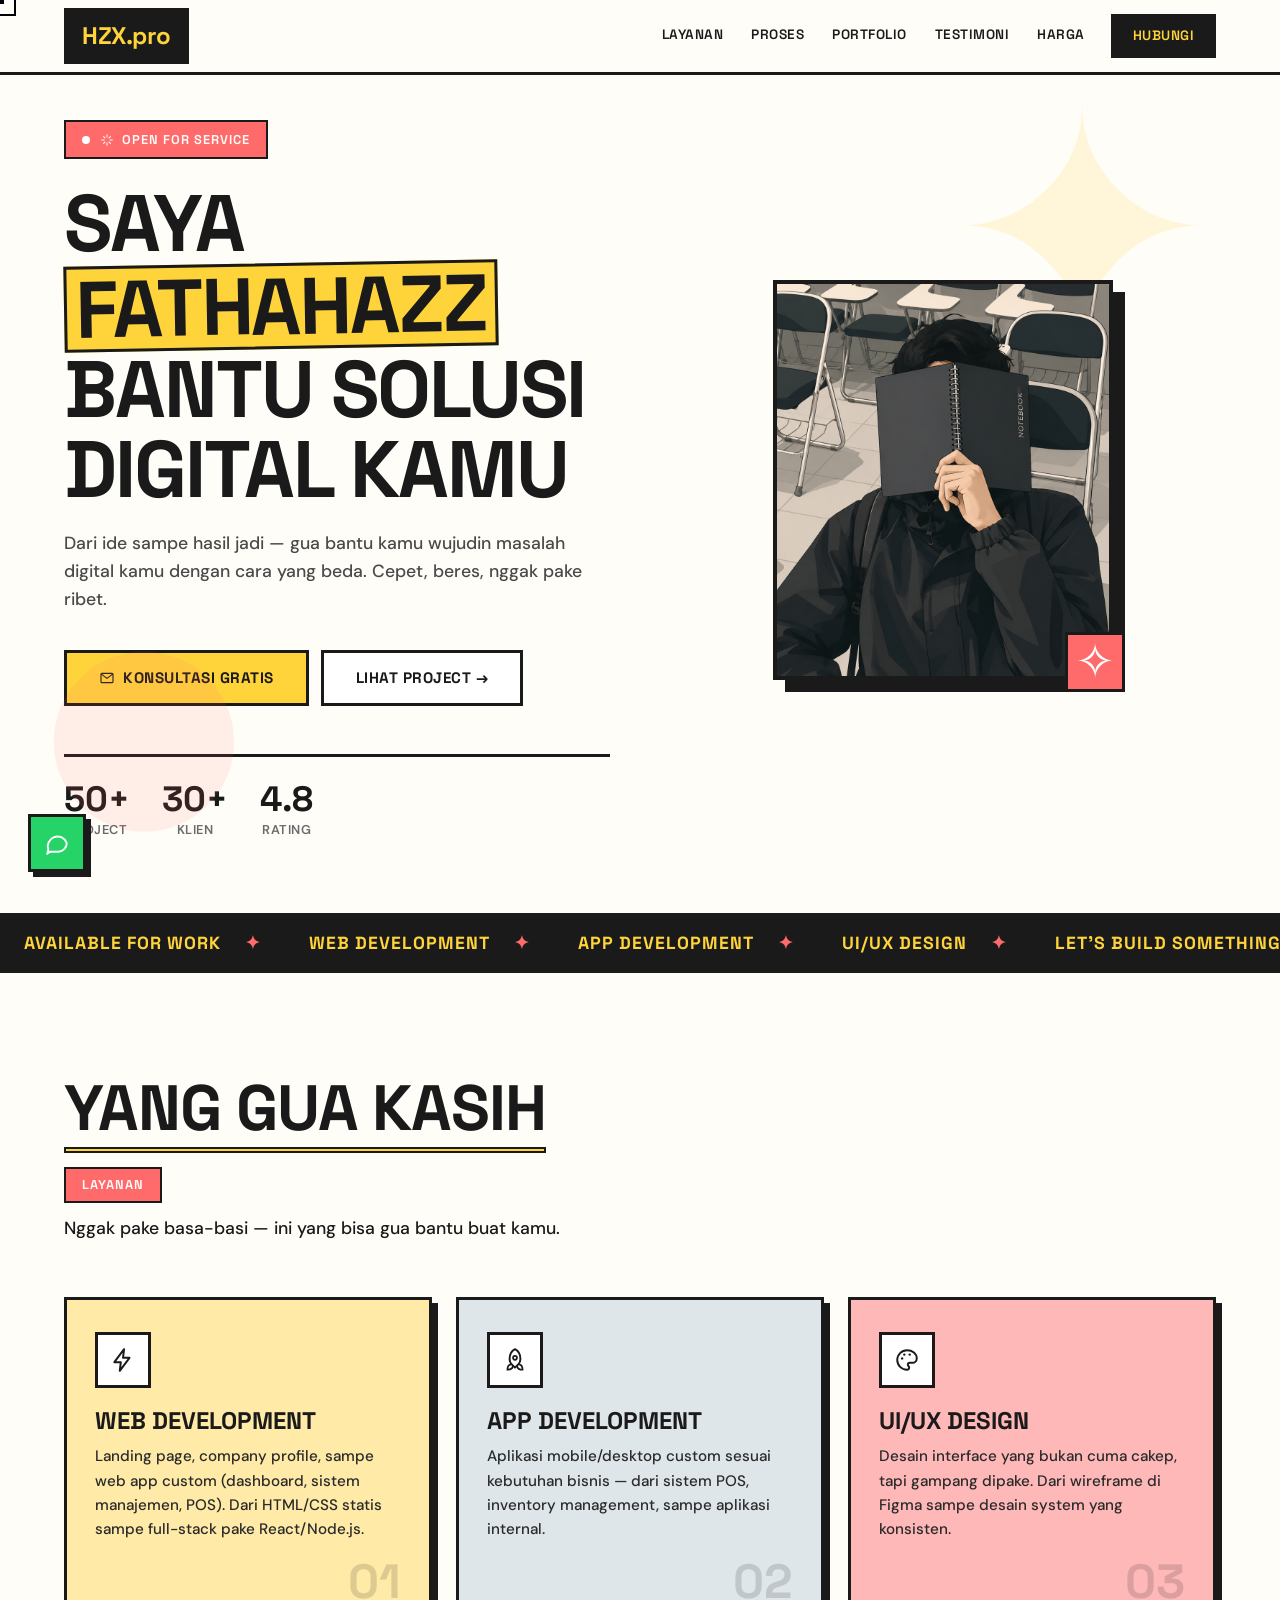
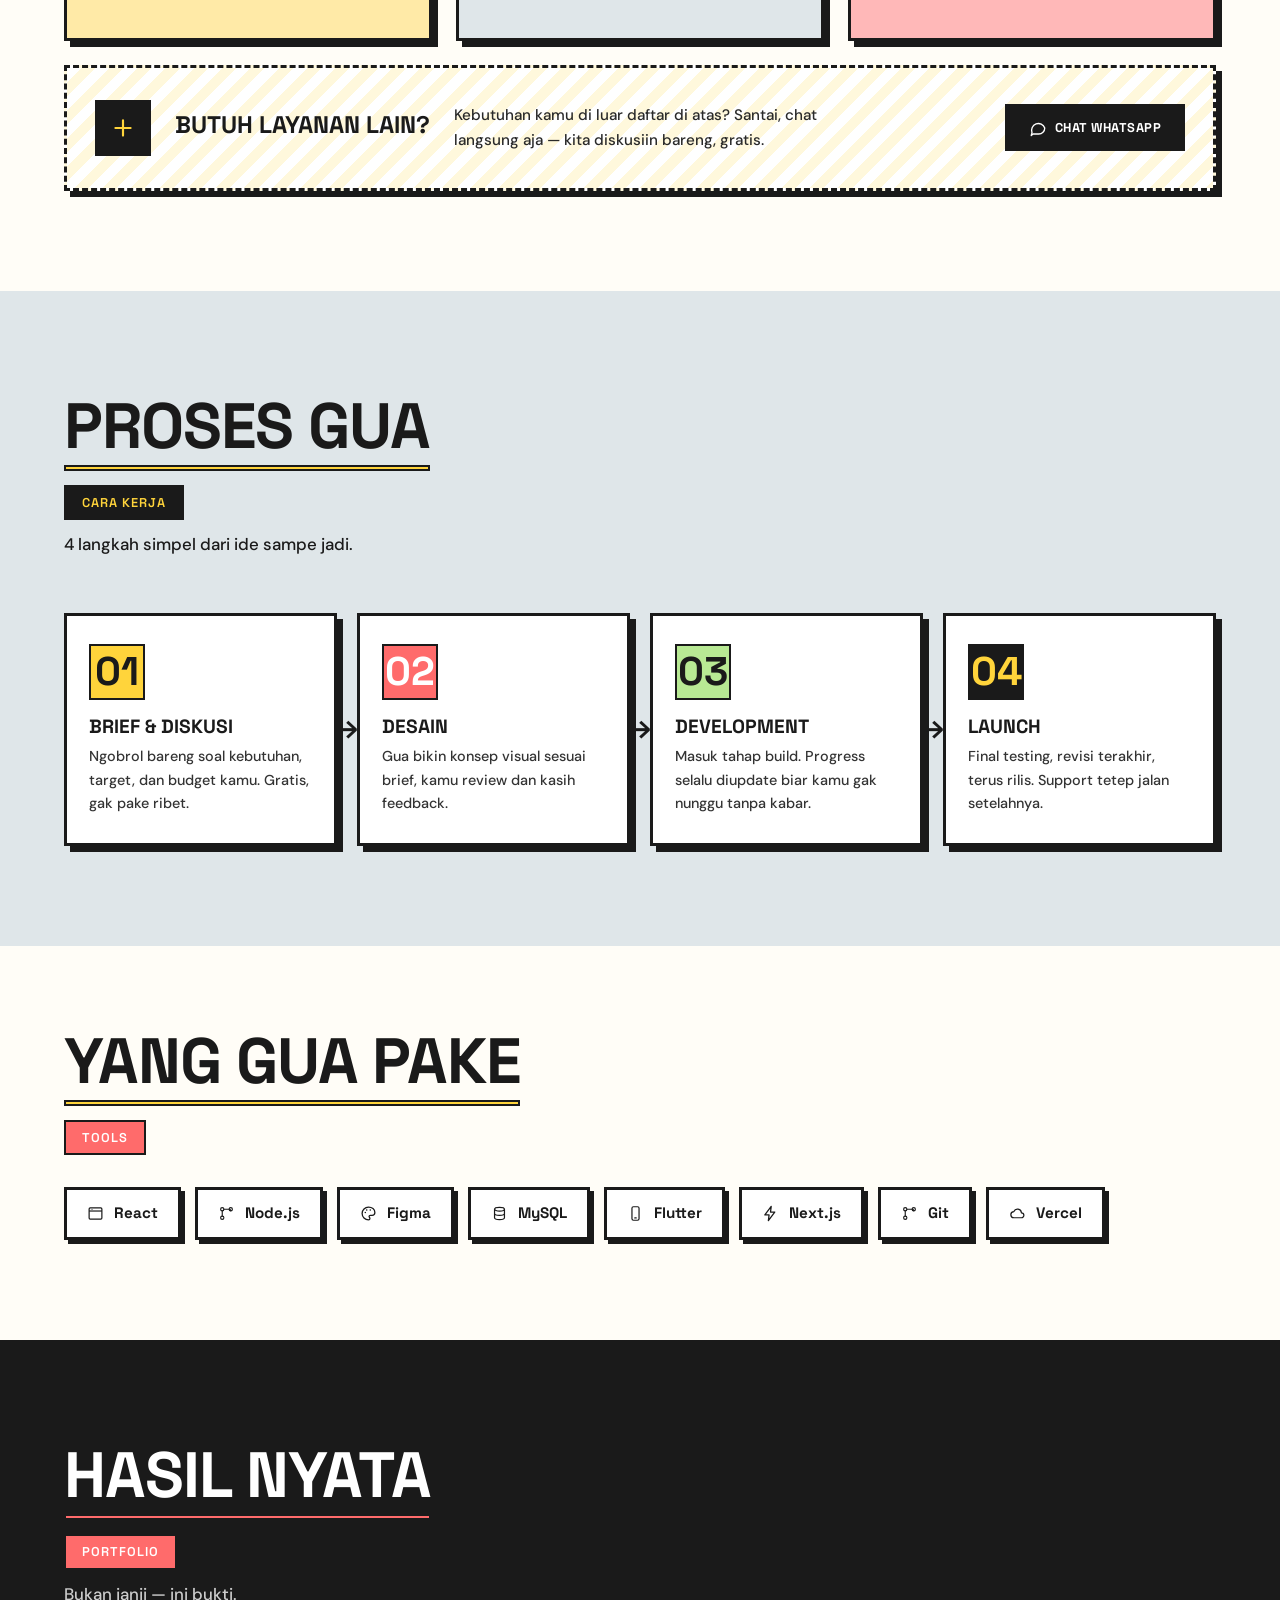
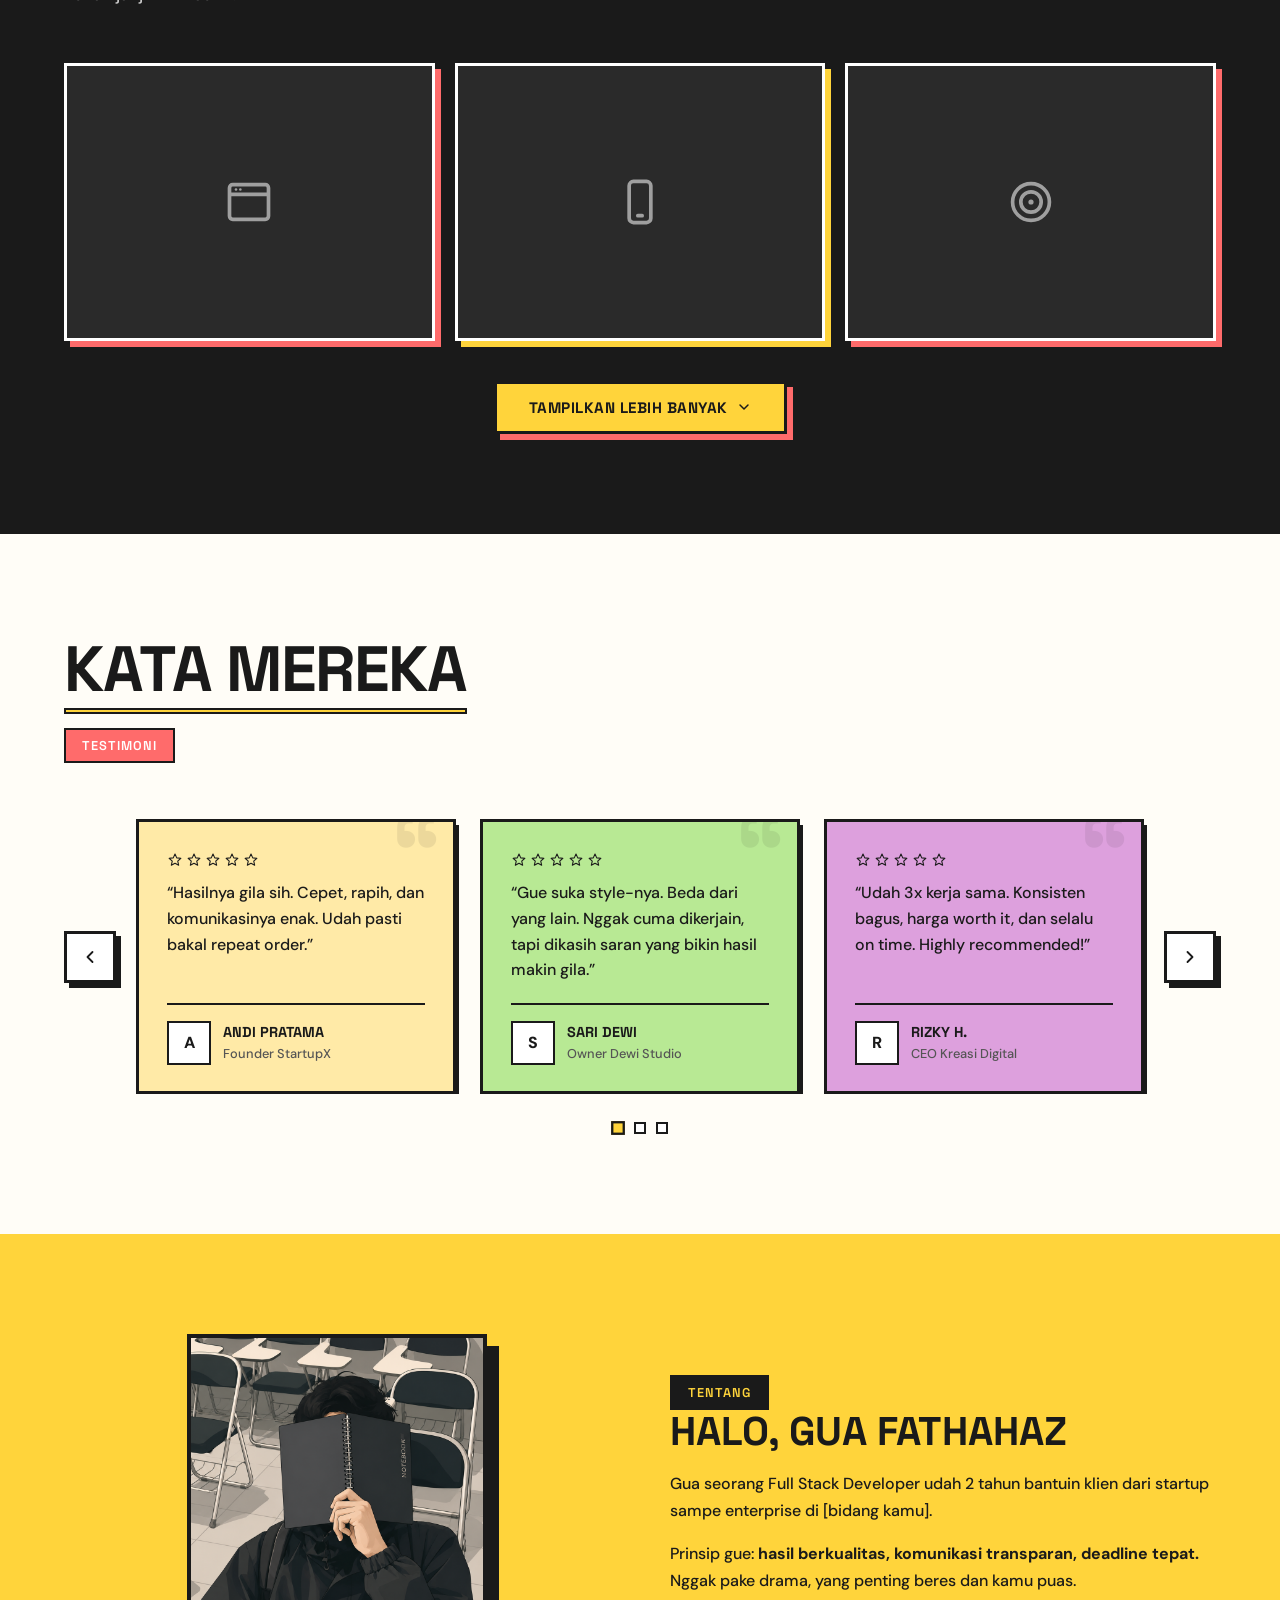
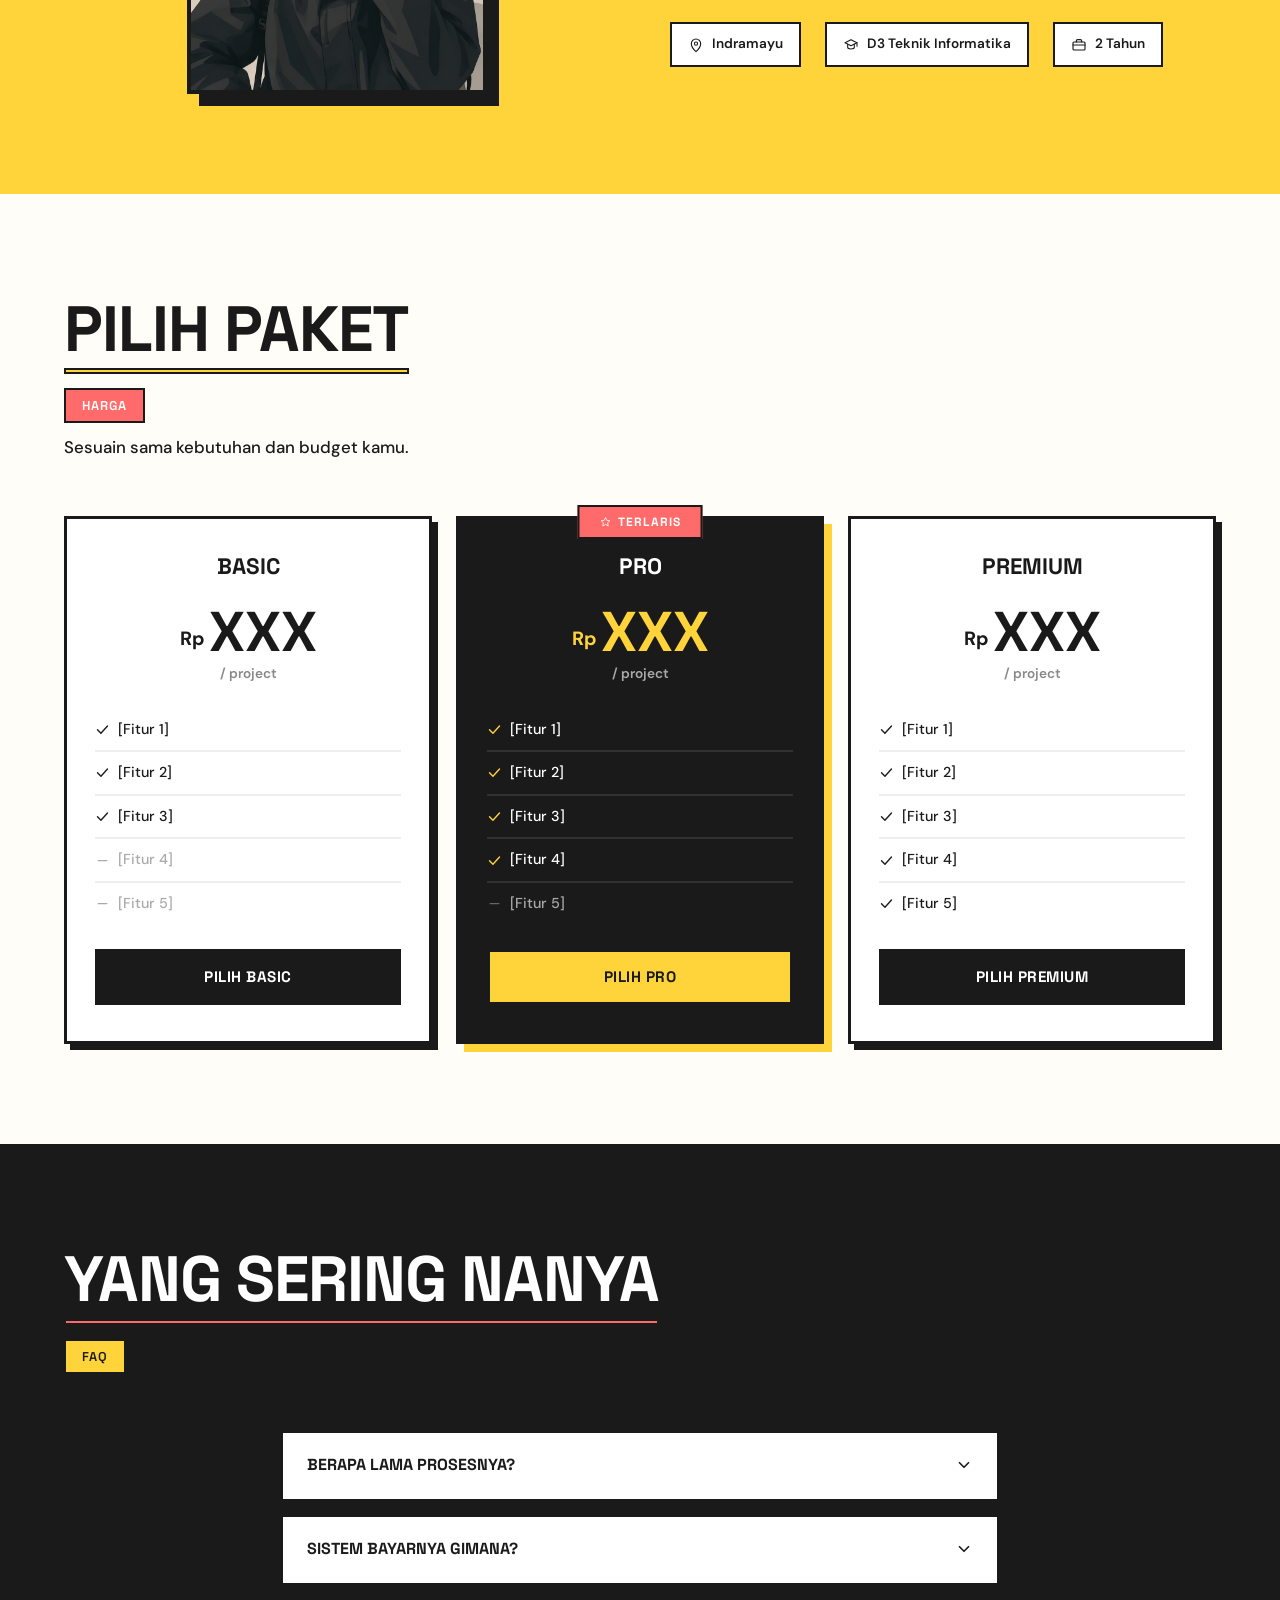
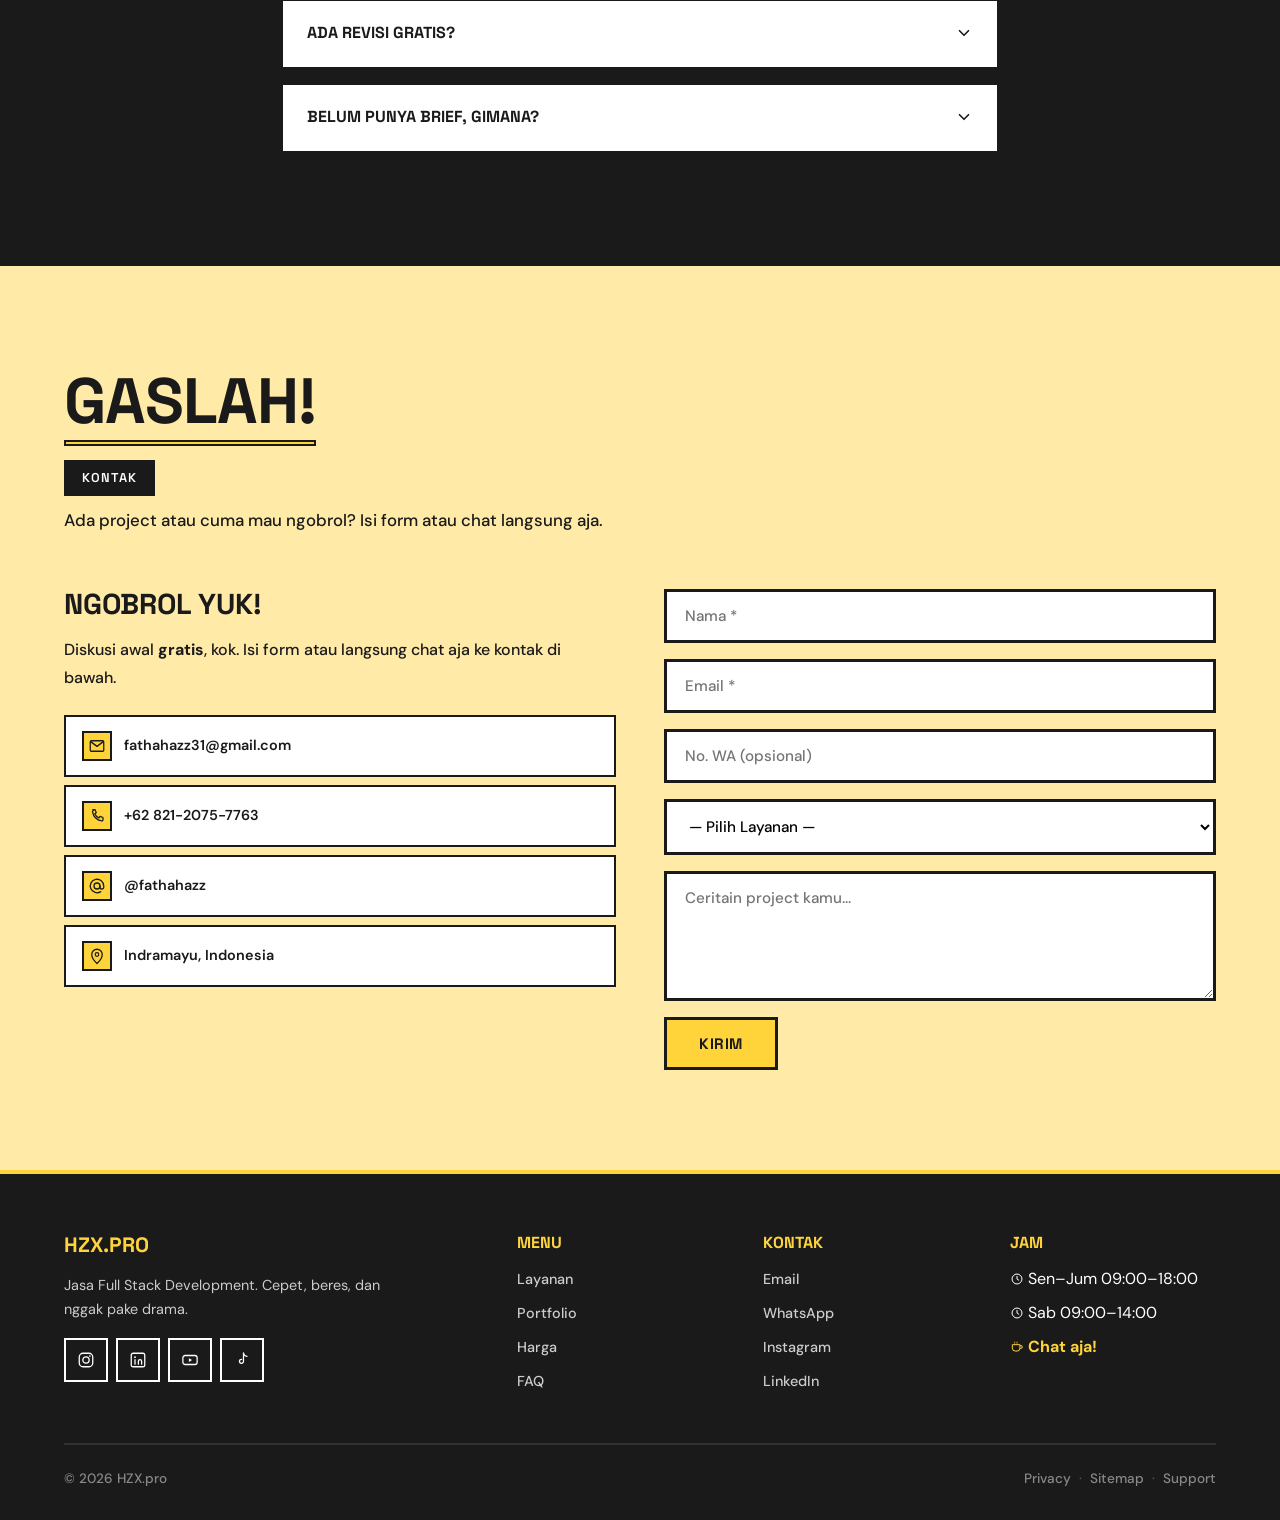
<file: index.html>
<!DOCTYPE html>
<html lang="id">

<head>
    <meta charset="UTF-8" />
    <meta name="viewport" content="width=device-width, initial-scale=1.0" />
    <title>HZXPro — Jasa Digital Solutions</title>
    <link rel="preconnect" href="https://fonts.googleapis.com">
    <link
        href="https://fonts.googleapis.com/css2?family=Inter:wght@700;800;900&family=Space+Grotesk:wght@500;600;700&family=DM+Sans:opsz,wght@9..40,400;9..40,500;9..40,600;9..40,700;9..40,800&display=swap"
        rel="stylesheet">
    <link rel="stylesheet" href="style.css" />
    <link rel="icon" type="image/png" href="asset/favicon.ico" />
</head>

<body>

    <!-- ===== SVG ICON SPRITE (reusable, natural line icons) ===== -->
    <svg style="display:none">
        <symbol id="ic-sparkle" viewBox="0 0 24 24">
            <path d="M12 3v4M12 17v4M3 12h4M17 12h4M6 6l2.5 2.5M15.5 15.5L18 18M18 6l-2.5 2.5M8.5 15.5L6 18"
                stroke="currentColor" stroke-width="1.8" stroke-linecap="round" />
        </symbol>
        <symbol id="ic-bolt" viewBox="0 0 24 24">
            <path d="M13 2 4 14h6l-1 8 9-12h-6l1-8Z" stroke="currentColor" stroke-width="1.8" stroke-linejoin="round"
                stroke-linecap="round" fill="none" />
        </symbol>
        <symbol id="ic-rocket" viewBox="0 0 24 24">
            <path d="M12 2c3 1.5 5 5 5 9 0 2-1 4-2 5l-3 3-3-3c-1-1-2-3-2-5 0-4 2-7.5 5-9Z" stroke="currentColor"
                stroke-width="1.8" stroke-linejoin="round" fill="none" />
            <circle cx="12" cy="10" r="1.8" stroke="currentColor" stroke-width="1.6" fill="none" />
            <path d="M8 16c-2 0.5-3 2-3 5 3 0 4.5-1 5-3M16 16c2 0.5 3 2 3 5-3 0-4.5-1-5-3" stroke="currentColor"
                stroke-width="1.6" stroke-linecap="round" fill="none" />
        </symbol>
        <symbol id="ic-palette" viewBox="0 0 24 24">
            <path
                d="M12 3a9 9 0 1 0 0 18c1.2 0 2-1 2-2 0-.6-.3-1-.6-1.4-.3-.4-.6-.8-.6-1.3 0-1 .8-1.8 1.8-1.8H17a4 4 0 0 0 4-4c0-4.4-4-7.5-9-7.5Z"
                stroke="currentColor" stroke-width="1.8" stroke-linejoin="round" fill="none" />
            <circle cx="7.5" cy="10.5" r="1.1" fill="currentColor" />
            <circle cx="9.5" cy="7" r="1.1" fill="currentColor" />
            <circle cx="14.5" cy="7" r="1.1" fill="currentColor" />
        </symbol>
        <symbol id="ic-plus" viewBox="0 0 24 24">
            <path d="M12 5v14M5 12h14" stroke="currentColor" stroke-width="2" stroke-linecap="round" />
        </symbol>
        <symbol id="ic-chat" viewBox="0 0 24 24">
            <path d="M21 12a8 8 0 0 1-8 8H5.5L3 22l1-3.8A8 8 0 1 1 21 12Z" stroke="currentColor" stroke-width="1.8"
                stroke-linejoin="round" fill="none" />
        </symbol>
        <symbol id="ic-arrow-up" viewBox="0 0 24 24">
            <path d="M12 19V5M5 12l7-7 7 7" stroke="currentColor" stroke-width="2.2" stroke-linecap="round"
                stroke-linejoin="round" fill="none" />
        </symbol>
        <symbol id="ic-mail" viewBox="0 0 24 24">
            <rect x="3" y="5" width="18" height="14" rx="1.5" stroke="currentColor" stroke-width="1.7" fill="none" />
            <path d="m4 6.5 8 6 8-6" stroke="currentColor" stroke-width="1.7" stroke-linecap="round"
                stroke-linejoin="round" fill="none" />
        </symbol>
        <symbol id="ic-phone" viewBox="0 0 24 24">
            <path
                d="M6.5 3.5h3l1.5 4-2 1.5a11 11 0 0 0 5.5 5.5l1.5-2 4 1.5v3c0 1-.9 1.8-1.9 1.6-6-1.2-10.9-6-12.1-12.1-.2-1 .6-1.9 1.6-1.9Z"
                stroke="currentColor" stroke-width="1.7" stroke-linejoin="round" fill="none" />
        </symbol>
        <symbol id="ic-at" viewBox="0 0 24 24">
            <circle cx="12" cy="12" r="4" stroke="currentColor" stroke-width="1.7" fill="none" />
            <path d="M16 12v1.5a2.5 2.5 0 0 0 5 0V12a9 9 0 1 0-4 7.5" stroke="currentColor" stroke-width="1.7"
                stroke-linecap="round" fill="none" />
        </symbol>
        <symbol id="ic-pin" viewBox="0 0 24 24">
            <path d="M12 22s7-6.5 7-12a7 7 0 1 0-14 0c0 5.5 7 12 7 12Z" stroke="currentColor" stroke-width="1.7"
                stroke-linejoin="round" fill="none" />
            <circle cx="12" cy="10" r="2.4" stroke="currentColor" stroke-width="1.6" fill="none" />
        </symbol>
        <symbol id="ic-cap" viewBox="0 0 24 24">
            <path d="m12 4 9 4.5-9 4.5-9-4.5Z" stroke="currentColor" stroke-width="1.7" stroke-linejoin="round"
                fill="none" />
            <path d="M7 11v4.5c0 1.4 2.2 2.5 5 2.5s5-1.1 5-2.5V11" stroke="currentColor" stroke-width="1.6"
                stroke-linecap="round" fill="none" />
            <path d="M21 8.5V14" stroke="currentColor" stroke-width="1.6" stroke-linecap="round" />
        </symbol>
        <symbol id="ic-briefcase" viewBox="0 0 24 24">
            <rect x="3" y="7.5" width="18" height="12" rx="1.5" stroke="currentColor" stroke-width="1.7" fill="none" />
            <path d="M8 7.5V6a2 2 0 0 1 2-2h4a2 2 0 0 1 2 2v1.5M3 12h18" stroke="currentColor" stroke-width="1.7"
                stroke-linecap="round" fill="none" />
        </symbol>
        <symbol id="ic-instagram" viewBox="0 0 24 24">
            <rect x="3" y="3" width="18" height="18" rx="5" stroke="currentColor" stroke-width="1.7" fill="none" />
            <circle cx="12" cy="12" r="4.2" stroke="currentColor" stroke-width="1.7" fill="none" />
            <circle cx="17.2" cy="6.8" r="1.1" fill="currentColor" />
        </symbol>
        <symbol id="ic-linkedin" viewBox="0 0 24 24">
            <rect x="3" y="3" width="18" height="18" rx="2.5" stroke="currentColor" stroke-width="1.7" fill="none" />
            <circle cx="8" cy="8.2" r="1.2" fill="currentColor" />
            <path d="M8 11.5v6M12.5 17.5v-3.7c0-1.3.9-2.3 2.2-2.3s2.1 1 2.1 2.3v3.7" stroke="currentColor"
                stroke-width="1.7" stroke-linecap="round" fill="none" />
            <path d="M8 11.5h0" stroke="currentColor" stroke-width="1.7" />
        </symbol>
        <symbol id="ic-youtube" viewBox="0 0 24 24">
            <rect x="2.5" y="6" width="19" height="12" rx="3" stroke="currentColor" stroke-width="1.7" fill="none" />
            <path d="M10.5 9.5v5l4.3-2.5Z" fill="currentColor" />
        </symbol>
        <symbol id="ic-tiktok" viewBox="0 0 24 24">
            <path d="M14 3v10.8a2.7 2.7 0 1 1-2.5-2.7" stroke="currentColor" stroke-width="1.7" stroke-linecap="round"
                fill="none" />
            <path d="M14 3c.4 2.4 2.1 4 4.6 4.2" stroke="currentColor" stroke-width="1.7" stroke-linecap="round"
                fill="none" />
        </symbol>
        <symbol id="ic-window" viewBox="0 0 24 24">
            <rect x="3" y="4" width="18" height="16" rx="1.5" stroke="currentColor" stroke-width="1.7" fill="none" />
            <path d="M3 8.5h18" stroke="currentColor" stroke-width="1.7" />
            <circle cx="6" cy="6.2" r=".6" fill="currentColor" />
            <circle cx="8" cy="6.2" r=".6" fill="currentColor" />
        </symbol>
        <symbol id="ic-mobile" viewBox="0 0 24 24">
            <rect x="7" y="2.5" width="10" height="19" rx="2" stroke="currentColor" stroke-width="1.7" fill="none" />
            <path d="M11 18.3h2" stroke="currentColor" stroke-width="1.7" stroke-linecap="round" />
        </symbol>
        <symbol id="ic-target" viewBox="0 0 24 24">
            <circle cx="12" cy="12" r="8.5" stroke="currentColor" stroke-width="1.7" fill="none" />
            <circle cx="12" cy="12" r="4.7" stroke="currentColor" stroke-width="1.7" fill="none" />
            <circle cx="12" cy="12" r="1.2" fill="currentColor" />
        </symbol>
        <symbol id="ic-camera" viewBox="0 0 24 24">
            <path d="M4 8h3l1.5-2h7L17 8h3a1 1 0 0 1 1 1v9a1 1 0 0 1-1 1H4a1 1 0 0 1-1-1V9a1 1 0 0 1 1-1Z"
                stroke="currentColor" stroke-width="1.7" stroke-linejoin="round" fill="none" />
            <circle cx="12" cy="13" r="3.3" stroke="currentColor" stroke-width="1.7" fill="none" />
        </symbol>
        <symbol id="ic-pencil" viewBox="0 0 24 24">
            <path d="m4 20 1-4.5L15.5 5 19 8.5 8.5 19 4 20Z" stroke="currentColor" stroke-width="1.7"
                stroke-linejoin="round" fill="none" />
            <path d="M13.5 6.7 17.3 10.5" stroke="currentColor" stroke-width="1.7" stroke-linecap="round" />
        </symbol>
        <symbol id="ic-star" viewBox="0 0 24 24">
            <path d="m12 3 2.6 5.8 6.2.6-4.7 4.2 1.4 6.2L12 16.9 6.5 19.8l1.4-6.2L3.2 9.4l6.2-.6Z" stroke="currentColor"
                stroke-width="1.6" stroke-linejoin="round" fill="none" />
        </symbol>
        <symbol id="ic-user" viewBox="0 0 24 24">
            <circle cx="12" cy="8" r="4" stroke="currentColor" stroke-width="1.7" fill="none" />
            <path d="M4.5 20c1.2-4 4-6 7.5-6s6.3 2 7.5 6" stroke="currentColor" stroke-width="1.7"
                stroke-linecap="round" fill="none" />
        </symbol>
        <symbol id="ic-check" viewBox="0 0 24 24">
            <path d="m4 12.5 5.5 5.5L20 6.5" stroke="currentColor" stroke-width="2.2" stroke-linecap="round"
                stroke-linejoin="round" fill="none" />
        </symbol>
        <symbol id="ic-minus" viewBox="0 0 24 24">
            <path d="M5 12h14" stroke="currentColor" stroke-width="2" stroke-linecap="round" />
        </symbol>
        <symbol id="ic-chevron" viewBox="0 0 24 24">
            <path d="m6 9 6 6 6-6" stroke="currentColor" stroke-width="2.2" stroke-linecap="round"
                stroke-linejoin="round" fill="none" />
        </symbol>
        <symbol id="ic-chevron-left" viewBox="0 0 24 24">
            <path d="m15 6-6 6 6 6" stroke="currentColor" stroke-width="2.2" stroke-linecap="round"
                stroke-linejoin="round" fill="none" />
        </symbol>
        <symbol id="ic-chevron-right" viewBox="0 0 24 24">
            <path d="m9 6 6 6-6 6" stroke="currentColor" stroke-width="2.2" stroke-linecap="round"
                stroke-linejoin="round" fill="none" />
        </symbol>
        <symbol id="ic-clock" viewBox="0 0 24 24">
            <circle cx="12" cy="12" r="8.5" stroke="currentColor" stroke-width="1.7" fill="none" />
            <path d="M12 7.5V12l3 2" stroke="currentColor" stroke-width="1.7" stroke-linecap="round" fill="none" />
        </symbol>
        <symbol id="ic-coffee" viewBox="0 0 24 24">
            <path d="M4 8h13v6a5 5 0 0 1-5 5H9a5 5 0 0 1-5-5V8Z" stroke="currentColor" stroke-width="1.7"
                stroke-linejoin="round" fill="none" />
            <path d="M17 9.5h1.5a2.5 2.5 0 0 1 0 5H17" stroke="currentColor" stroke-width="1.7" fill="none" />
            <path d="M8 3.5c-.6.8-.6 1.4 0 2.2M12 3.5c-.6.8-.6 1.4 0 2.2" stroke="currentColor" stroke-width="1.5"
                stroke-linecap="round" />
        </symbol>
        <symbol id="ic-git" viewBox="0 0 24 24">
            <circle cx="6" cy="6" r="2.3" stroke="currentColor" stroke-width="1.6" fill="none" />
            <circle cx="6" cy="18" r="2.3" stroke="currentColor" stroke-width="1.6" fill="none" />
            <circle cx="18" cy="6" r="2.3" stroke="currentColor" stroke-width="1.6" fill="none" />
            <path d="M6 8.3v7.4M8.3 6H16a2 2 0 0 1 2 2v0" stroke="currentColor" stroke-width="1.6"
                stroke-linecap="round" fill="none" />
        </symbol>
        <symbol id="ic-cloud" viewBox="0 0 24 24">
            <path d="M7 18h10.5a3.5 3.5 0 0 0 0-7 5.5 5.5 0 0 0-10.6-1.7A4 4 0 0 0 7 18Z" stroke="currentColor"
                stroke-width="1.7" stroke-linejoin="round" fill="none" />
        </symbol>
        <symbol id="ic-db" viewBox="0 0 24 24">
            <ellipse cx="12" cy="6" rx="7" ry="2.6" stroke="currentColor" stroke-width="1.7" fill="none" />
            <path d="M5 6v6c0 1.4 3.1 2.6 7 2.6s7-1.2 7-2.6V6M5 12v6c0 1.4 3.1 2.6 7 2.6s7-1.2 7-2.6v-6"
                stroke="currentColor" stroke-width="1.7" fill="none" />
        </symbol>
    </svg>

    <!-- ===== CUSTOM CURSOR ===== -->
    <div class="cursor-dot" id="cursorDot"></div>
    <div class="cursor-outline" id="cursorOutline"></div>
    <div class="scroll-progress" id="scrollProgress"></div>

    <!-- ===== NAVBAR ===== -->
    <nav class="navbar" id="navbar">
        <div class="container">
            <a href="index.html" class="logo">HZX.pro</a>
            <div class="nav-links" id="navLinks">
                <a href="#services">Layanan</a>
                <a href="#process">Proses</a>
                <a href="#portfolio">Portfolio</a>
                <a href="#testimonials">Testimoni</a>
                <a href="#pricing">Harga</a>
                <a href="#contact" class="nav-cta">Hubungi</a>
            </div>
            <button class="hamburger" id="hamburger" aria-label="Menu">
                <span></span><span></span><span></span>
            </button>
        </div>
    </nav>

    <!-- ===== HERO ===== -->
    <section class="hero" id="home">
        <div class="container hero-grid">
            <div>
                <div class="hero-badge"><svg class="ic" width="14" height="14">
                        <use href="#ic-sparkle" /></svg> OPEN FOR SERVICE</div>
                <h1>
                    SAYA <span class="highlight">FATHAHAZZ</span><br />
                    BANTU SOLUSI DIGITAL KAMU
                </h1>
                <p>
                    Dari ide sampe hasil jadi — gua bantu kamu wujudin masalah digital kamu
                    dengan cara yang beda. Cepet, beres, nggak pake ribet.
                </p>
                <div class="hero-buttons">
                    <a href="#contact" class="neo-btn neo-btn-primary"><svg class="ic" width="16" height="16">
                            <use href="#ic-mail" /></svg> Konsultasi Gratis</a>
                    <a href="#portfolio" class="neo-btn">Lihat Project →</a>
                </div>
                <div class="hero-stats">
                    <div><span class="num">50+</span><span class="lbl">Project</span></div>
                    <div><span class="num">30+</span><span class="lbl">Klien</span></div>
                    <div><span class="num">4.8</span><span class="lbl">Rating</span></div>
                </div>
            </div>
            <div class="hero-image">
                <div class="avatar-box">
                    <div class="avatar-frame">
                        <img src="asset/hazz1.png" alt="Avatar" class="avatar" />
                    </div>
                </div>
            </div>
        </div>
    </section>

    <!-- ===== MARQUEE ===== -->
    <div class="marquee-strip">
        <div class="marquee-track">
            <span>Available For Work</span>
            <span>Web Development</span>
            <span>App Development</span>
            <span>UI/UX Design</span>
            <span>Let's Build Something</span>
            <span>Available For Work</span>
            <span>Web Development</span>
            <span>App Development</span>
            <span>UI/UX Design</span>
            <span>Let's Build Something</span>
        </div>
    </div>

    <!-- ===== LAYANAN ===== -->
    <section class="services" id="services">
        <div class="container">
            <div class="section-header reveal">
                <h2 class="section-title">Yang Gua Kasih</h2>
                <span class="neo-tag" style="background:#FF6B6B;">Layanan</span>
                <p style="font-weight:500;font-size:1.1rem;margin-top:12px;max-width:500px;">Nggak pake basa-basi — ini
                    yang bisa gua bantu buat kamu.</p>
            </div>
            <div class="services-grid">
                <div class="service-card reveal">
                    <div class="service-icon"><svg class="ic" width="26" height="26">
                            <use href="#ic-bolt" /></svg></div>
                    <h3>Web Development</h3>
                    <p>Landing page, company profile, sampe web app custom (dashboard, sistem manajemen, POS). Dari
                        HTML/CSS statis sampe full-stack pake React/Node.js.</p>
                    <div class="service-num">01</div>
                </div>
                <div class="service-card reveal">
                    <div class="service-icon"><svg class="ic" width="26" height="26">
                            <use href="#ic-rocket" /></svg></div>
                    <h3>App Development</h3>
                    <p>Aplikasi mobile/desktop custom sesuai kebutuhan bisnis — dari sistem POS, inventory management,
                        sampe aplikasi internal.</p>
                    <div class="service-num">02</div>
                </div>
                <div class="service-card reveal">
                    <div class="service-icon"><svg class="ic" width="26" height="26">
                            <use href="#ic-palette" /></svg></div>
                    <h3>UI/UX Design</h3>
                    <p>Desain interface yang bukan cuma cakep, tapi gampang dipake. Dari wireframe di Figma sampe desain
                        system yang konsisten.</p>
                    <div class="service-num">03</div>
                </div>
                <a href="https://wa.me/6282110757763?text=Halo%2C%20gua%20mau%20nanya%20soal%20layanan%20di%20luar%20yang%20tercantum%20di%20web."
                    target="_blank" rel="noopener" class="service-card service-card-custom reveal">
                    <div class="service-icon service-icon-custom"><svg class="ic" width="26" height="26">
                            <use href="#ic-plus" /></svg></div>
                    <h3>Butuh Layanan Lain?</h3>
                    <p>Kebutuhan kamu di luar daftar di atas? Santai, chat langsung aja — kita diskusiin bareng, gratis.
                    </p>
                    <div class="service-num-cta">
                        <svg class="ic" width="18" height="18">
                            <use href="#ic-chat" /></svg>
                        Chat WhatsApp
                    </div>
                </a>
            </div>
        </div>
    </section>

    <!-- ===== PROSES KERJA ===== -->
    <section class="process" id="process">
        <div class="container">
            <div class="section-header reveal">
                <h2 class="section-title">Proses Gua</h2>
                <span class="neo-tag" style="background:#1a1a1a; color:#FFD43B;">Cara Kerja</span>
                <p style="font-weight:500;font-size:1.05rem;margin-top:12px;max-width:500px;">4 langkah simpel dari ide
                    sampe jadi.</p>
            </div>
            <div class="process-steps">
                <div class="process-step reveal">
                    <div class="step-num">01</div>
                    <h3>Brief & Diskusi</h3>
                    <p>Ngobrol bareng soal kebutuhan, target, dan budget kamu. Gratis, gak pake ribet.</p>
                    <span class="process-arrow">→</span>
                </div>
                <div class="process-step reveal">
                    <div class="step-num">02</div>
                    <h3>Desain</h3>
                    <p>Gua bikin konsep visual sesuai brief, kamu review dan kasih feedback.</p>
                    <span class="process-arrow">→</span>
                </div>
                <div class="process-step reveal">
                    <div class="step-num">03</div>
                    <h3>Development</h3>
                    <p>Masuk tahap build. Progress selalu diupdate biar kamu gak nunggu tanpa kabar.</p>
                    <span class="process-arrow">→</span>
                </div>
                <div class="process-step reveal">
                    <div class="step-num">04</div>
                    <h3>Launch</h3>
                    <p>Final testing, revisi terakhir, terus rilis. Support tetep jalan setelahnya.</p>
                </div>
            </div>
        </div>
    </section>

    <!-- ===== TECH STACK ===== -->
    <section class="stack" id="stack">
        <div class="container">
            <div class="section-header reveal" style="margin-bottom:32px;">
                <h2 class="section-title">Yang Gua Pake</h2>
                <span class="neo-tag" style="background:#FF6B6B;">Tools</span>
            </div>
            <div class="stack-badges reveal">
                <span class="stack-badge"><svg class="ic" width="17" height="17">
                        <use href="#ic-window" /></svg> React</span>
                <span class="stack-badge"><svg class="ic" width="17" height="17">
                        <use href="#ic-git" /></svg> Node.js</span>
                <span class="stack-badge"><svg class="ic" width="17" height="17">
                        <use href="#ic-palette" /></svg> Figma</span>
                <span class="stack-badge"><svg class="ic" width="17" height="17">
                        <use href="#ic-db" /></svg> MySQL</span>
                <span class="stack-badge"><svg class="ic" width="17" height="17">
                        <use href="#ic-mobile" /></svg> Flutter</span>
                <span class="stack-badge"><svg class="ic" width="17" height="17">
                        <use href="#ic-bolt" /></svg> Next.js</span>
                <span class="stack-badge"><svg class="ic" width="17" height="17">
                        <use href="#ic-git" /></svg> Git</span>
                <span class="stack-badge"><svg class="ic" width="17" height="17">
                        <use href="#ic-cloud" /></svg> Vercel</span>
            </div>
        </div>
    </section>

    <!-- ===== PORTFOLIO ===== -->
    <section class="portfolio" id="portfolio">
        <div class="container">
            <div class="section-header reveal">
                <h2 class="section-title">Hasil Nyata</h2>
                <span class="neo-tag" style="background:#FF6B6B;">Portfolio</span>
                <p style="font-weight:500;font-size:1.05rem;margin-top:12px;color:#ccc;max-width:500px;">Bukan janji —
                    ini bukti.</p>
            </div>
            <div class="portfolio-grid" id="portfolioGrid">
                <div class="portfolio-item reveal">
                    <svg class="ic port-icon" width="52" height="52">
                        <use href="#ic-window" /></svg>
                    <div class="overlay">
                        <h4>Project 1</h4>
                        <p>Kategori — 2026</p>
                        <div class="overlay-btns"><a href="#" class="demo-btn" target="_blank" rel="noopener">Demo
                                →</a><a href="case-study.html" class="detail-btn">Detail</a></div>
                    </div>
                </div>
                <div class="portfolio-item reveal">
                    <svg class="ic port-icon" width="52" height="52">
                        <use href="#ic-mobile" /></svg>
                    <div class="overlay">
                        <h4>Project 2</h4>
                        <p>Kategori — 2026</p>
                        <div class="overlay-btns"><a href="#" class="demo-btn" target="_blank" rel="noopener">Demo
                                →</a><a href="case-study.html" class="detail-btn">Detail</a></div>
                    </div>
                </div>
                <div class="portfolio-item reveal">
                    <svg class="ic port-icon" width="52" height="52">
                        <use href="#ic-target" /></svg>
                    <div class="overlay">
                        <h4>Project 3</h4>
                        <p>Kategori — 2026</p>
                        <div class="overlay-btns"><a href="#" class="demo-btn" target="_blank" rel="noopener">Demo
                                →</a><a href="case-study.html" class="detail-btn">Detail</a></div>
                    </div>
                </div>
                <div class="portfolio-item reveal portfolio-extra">
                    <svg class="ic port-icon" width="52" height="52">
                        <use href="#ic-camera" /></svg>
                    <div class="overlay">
                        <h4>Project 4</h4>
                        <p>Kategori — 2026</p>
                        <div class="overlay-btns"><a href="#" class="demo-btn" target="_blank" rel="noopener">Demo
                                →</a><a href="case-study.html" class="detail-btn">Detail</a></div>
                    </div>
                </div>
                <div class="portfolio-item reveal portfolio-extra">
                    <svg class="ic port-icon" width="52" height="52">
                        <use href="#ic-pencil" /></svg>
                    <div class="overlay">
                        <h4>Project 5</h4>
                        <p>Kategori — 2026</p>
                        <div class="overlay-btns"><a href="#" class="demo-btn" target="_blank" rel="noopener">Demo
                                →</a><a href="case-study.html" class="detail-btn">Detail</a></div>
                    </div>
                </div>
                <div class="portfolio-item reveal portfolio-extra">
                    <svg class="ic port-icon" width="52" height="52">
                        <use href="#ic-rocket" /></svg>
                    <div class="overlay">
                        <h4>Project 6</h4>
                        <p>Kategori — 2026</p>
                        <div class="overlay-btns"><a href="#" class="demo-btn" target="_blank" rel="noopener">Demo
                                →</a><a href="case-study.html" class="detail-btn">Detail</a></div>
                    </div>
                </div>
            </div>
            <div class="portfolio-more-wrap">
                <button class="neo-btn neo-btn-primary" id="portfolioMoreBtn">
                    Tampilkan Lebih Banyak
                    <svg class="ic" width="16" height="16" id="portfolioMoreIcon">
                        <use href="#ic-chevron" /></svg>
                </button>
            </div>
        </div>
    </section>

    <!-- ===== TESTIMONIALS ===== -->
    <section class="testimonials" id="testimonials">
        <div class="container">
            <div class="section-header reveal">
                <h2 class="section-title">Kata Mereka</h2>
                <span class="neo-tag" style="background:#FF6B6B;">Testimoni</span>
            </div>

            <div class="testi-carousel reveal" id="testiCarousel">
                <button class="testi-arrow testi-arrow-left" id="testiPrev" aria-label="Sebelumnya">
                    <svg class="ic" width="20" height="20">
                        <use href="#ic-chevron-left" /></svg>
                </button>
                <div class="testi-viewport" id="testiViewport">
                    <div class="testi-track" id="testiTrack"></div>
                </div>
                <button class="testi-arrow testi-arrow-right" id="testiNext" aria-label="Selanjutnya">
                    <svg class="ic" width="20" height="20">
                        <use href="#ic-chevron-right" /></svg>
                </button>
            </div>
            <div class="testi-dots" id="testiDots"></div>
        </div>
    </section>

    <!-- ===== TENTANG ===== -->
    <section class="about" id="about">
        <div class="container about-grid">
            <div class="about-image reveal">
                <div class="avatar-big">
                    <div class="avatar-big-frame">
                        <img src="asset/hazz1.png" alt="Foto" class="avatar-big-img" />
                    </div>
                </div>
            </div>
            <div class="reveal">
                <span class="neo-tag" style="background:#1a1a1a; color:#FFD43B;">Tentang</span>
                <h2>HALO, GUA FATHAHAZ</h2>
                <p>Gua seorang Full Stack Developer udah 2 tahun bantuin klien dari startup sampe enterprise di [bidang
                    kamu].</p>
                <p>Prinsip gue: <strong>hasil berkualitas, komunikasi transparan, deadline tepat.</strong> Nggak pake
                    drama, yang penting beres dan kamu puas.</p>
                <div class="about-details">
                    <div><svg class="ic" width="16" height="16">
                            <use href="#ic-pin" /></svg> Indramayu</div>
                    <div><svg class="ic" width="16" height="16">
                            <use href="#ic-cap" /></svg> D3 Teknik Informatika</div>
                    <div><svg class="ic" width="16" height="16">
                            <use href="#ic-briefcase" /></svg> 2 Tahun</div>
                </div>
            </div>
        </div>
    </section>

    <!-- ===== HARGA ===== -->
    <section class="pricing" id="pricing">
        <div class="container">
            <div class="section-header reveal">
                <h2 class="section-title">Pilih Paket</h2>
                <span class="neo-tag" style="background:#FF6B6B;">Harga</span>
                <p style="font-weight:500;font-size:1.05rem;margin-top:12px;">Sesuain sama kebutuhan dan budget kamu.
                </p>
            </div>
            <div class="pricing-grid">
                <div class="price-card reveal">
                    <h3>Basic</h3>
                    <div class="price-wrap">
                        <span class="currency">Rp</span>
                        <span class="price">XXX</span>
                        <span class="period">/ project</span>
                    </div>
                    <ul>
                        <li><svg class="ic" width="15" height="15">
                                <use href="#ic-check" /></svg> [Fitur 1]</li>
                        <li><svg class="ic" width="15" height="15">
                                <use href="#ic-check" /></svg> [Fitur 2]</li>
                        <li><svg class="ic" width="15" height="15">
                                <use href="#ic-check" /></svg> [Fitur 3]</li>
                        <li class="unavail"><svg class="ic" width="15" height="15">
                                <use href="#ic-minus" /></svg> [Fitur 4]</li>
                        <li class="unavail"><svg class="ic" width="15" height="15">
                                <use href="#ic-minus" /></svg> [Fitur 5]</li>
                    </ul>
                    <a href="#contact" class="neo-btn neo-btn-dark">Pilih Basic</a>
                </div>
                <div class="price-card featured reveal">
                    <span class="popular-badge"><svg class="ic" width="12" height="12">
                            <use href="#ic-star" /></svg> TERLARIS</span>
                    <h3>Pro</h3>
                    <div class="price-wrap">
                        <span class="currency">Rp</span>
                        <span class="price">XXX</span>
                        <span class="period">/ project</span>
                    </div>
                    <ul>
                        <li><svg class="ic" width="15" height="15">
                                <use href="#ic-check" /></svg> [Fitur 1]</li>
                        <li><svg class="ic" width="15" height="15">
                                <use href="#ic-check" /></svg> [Fitur 2]</li>
                        <li><svg class="ic" width="15" height="15">
                                <use href="#ic-check" /></svg> [Fitur 3]</li>
                        <li><svg class="ic" width="15" height="15">
                                <use href="#ic-check" /></svg> [Fitur 4]</li>
                        <li class="unavail"><svg class="ic" width="15" height="15">
                                <use href="#ic-minus" /></svg> [Fitur 5]</li>
                    </ul>
                    <a href="#contact" class="neo-btn neo-btn-primary">Pilih Pro</a>
                </div>
                <div class="price-card reveal">
                    <h3>Premium</h3>
                    <div class="price-wrap">
                        <span class="currency">Rp</span>
                        <span class="price">XXX</span>
                        <span class="period">/ project</span>
                    </div>
                    <ul>
                        <li><svg class="ic" width="15" height="15">
                                <use href="#ic-check" /></svg> [Fitur 1]</li>
                        <li><svg class="ic" width="15" height="15">
                                <use href="#ic-check" /></svg> [Fitur 2]</li>
                        <li><svg class="ic" width="15" height="15">
                                <use href="#ic-check" /></svg> [Fitur 3]</li>
                        <li><svg class="ic" width="15" height="15">
                                <use href="#ic-check" /></svg> [Fitur 4]</li>
                        <li><svg class="ic" width="15" height="15">
                                <use href="#ic-check" /></svg> [Fitur 5]</li>
                    </ul>
                    <a href="#contact" class="neo-btn neo-btn-dark">Pilih Premium</a>
                </div>
            </div>
        </div>
    </section>

    <!-- ===== FAQ ===== -->
    <section class="faq-section" id="faq">
        <div class="container">
            <div class="section-header reveal">
                <h2 class="section-title">Yang Sering Nanya</h2>
                <span class="neo-tag" style="background:#FFD43B; color:#1a1a1a;">FAQ</span>
            </div>
            <div class="faq-list">
                <div class="faq-item reveal">
                    <div class="faq-question">
                        Berapa lama prosesnya?
                        <span class="chevron"><svg class="ic" width="18" height="18">
                                <use href="#ic-chevron" /></svg></span>
                    </div>
                    <div class="faq-answer">
                        Tergantung kompleksitas project. Rata-rata 3–7 hari kerja. Pasti kita diskusi timeline dulu biar
                        cocok.
                    </div>
                </div>
                <div class="faq-item reveal">
                    <div class="faq-question">
                        Sistem bayarnya gimana?
                        <span class="chevron"><svg class="ic" width="18" height="18">
                                <use href="#ic-chevron" /></svg></span>
                    </div>
                    <div class="faq-answer">
                        50% DP dulu, 50% setelah kamu puas. Bisa transfer bank atau e-wallet.
                    </div>
                </div>
                <div class="faq-item reveal">
                    <div class="faq-question">
                        Ada revisi gratis?
                        <span class="chevron"><svg class="ic" width="18" height="18">
                                <use href="#ic-chevron" /></svg></span>
                    </div>
                    <div class="faq-answer">
                        Pasti! Tiap paket include 2–3x revisi. Kalau lebih, diskusi dulu aja.
                    </div>
                </div>
                <div class="faq-item reveal">
                    <div class="faq-question">
                        Belum punya brief, gimana?
                        <span class="chevron"><svg class="ic" width="18" height="18">
                                <use href="#ic-chevron" /></svg></span>
                    </div>
                    <div class="faq-answer">
                        Santuy, gua bisa bantu bikin brief bareng lewat chat — gratis.
                    </div>
                </div>
            </div>
        </div>
    </section>

    <!-- ===== CONTACT ===== -->
    <section class="contact" id="contact">
        <div class="container">
            <div class="section-header reveal">
                <h2 class="section-title">Gaslah!</h2>
                <span class="neo-tag" style="background:#1a1a1a; color:#fff;">Kontak</span>
                <p style="font-weight:500;font-size:1.05rem;margin-top:12px;">Ada project atau cuma mau ngobrol? Isi
                    form atau chat langsung aja.</p>
            </div>
            <div class="contact-grid">
                <div class="contact-info reveal">
                    <h3>Ngobrol Yuk!</h3>
                    <p>Diskusi awal <strong>gratis</strong>, kok. Isi form atau langsung chat aja ke kontak di bawah.
                    </p>
                    <div class="info-item"><span class="ic-wrap"><svg class="ic" width="18" height="18">
                                <use href="#ic-mail" /></svg></span> fathahazz31@gmail.com</div>
                    <div class="info-item"><span class="ic-wrap"><svg class="ic" width="18" height="18">
                                <use href="#ic-phone" /></svg></span> +62 821-2075-7763</div>
                    <div class="info-item"><span class="ic-wrap"><svg class="ic" width="18" height="18">
                                <use href="#ic-at" /></svg></span> @fathahazz</div>
                    <div class="info-item"><span class="ic-wrap"><svg class="ic" width="18" height="18">
                                <use href="#ic-pin" /></svg></span> Indramayu, Indonesia</div>
                </div>
                <form class="contact-form reveal" id="contactForm">
                    <input type="text" id="nama" placeholder="Nama *" required />
                    <input type="email" id="email" placeholder="Email *" required />
                    <input type="text" id="wa" placeholder="No. WA (opsional)" />

                    <select id="layanan">
                        <option value="">— Pilih Layanan —</option>
                        <option>Web Development</option>
                        <option>App Development</option>
                        <option>UI/UX Design</option>
                        <option>Lainnya</option>
                    </select>

                    <textarea id="pesan" placeholder="Ceritain project kamu..." required></textarea>

                    <button type="submit" class="neo-btn neo-btn-primary">
                        Kirim
                    </button>
                </form>

            </div>
        </div>
    </section>

    <!-- ===== FOOTER ===== -->
    <footer class="footer">
        <div class="container">
            <div class="footer-grid">
                <div>
                    <h4 style="font-size:1.3rem;">HZX.pro</h4>
                    <p>Jasa Full Stack Development. Cepet, beres, dan nggak pake drama.</p>
                    <div class="social-links">
                        <a href="#" aria-label="Instagram"><svg class="ic" width="18" height="18">
                                <use href="#ic-instagram" /></svg></a>
                        <a href="#" aria-label="LinkedIn"><svg class="ic" width="18" height="18">
                                <use href="#ic-linkedin" /></svg></a>
                        <a href="#" aria-label="YouTube"><svg class="ic" width="18" height="18">
                                <use href="#ic-youtube" /></svg></a>
                        <a href="#" aria-label="TikTok"><svg class="ic" width="18" height="18">
                                <use href="#ic-tiktok" /></svg></a>
                    </div>
                </div>
                <div>
                    <h4>Menu</h4>
                    <ul>
                        <li><a href="#services">Layanan</a></li>
                        <li><a href="#portfolio">Portfolio</a></li>
                        <li><a href="#pricing">Harga</a></li>
                        <li><a href="#faq">FAQ</a></li>
                    </ul>
                </div>
                <div>
                    <h4>Kontak</h4>
                    <ul>
                        <li><a href="mailto:fathahazz31@gmail.com">Email</a></li>
                        <li><a href="https://wa.me/6282110757763" target="_blank" rel="noopener">WhatsApp</a></li>
                        <li><a href="https://instagram.com/fathahazz" target="_blank" rel="noopener">Instagram</a></li>
                        <li><a href="https://linkedin.com/in/fathahazz" target="_blank" rel="noopener">LinkedIn</a></li>
                    </ul>
                </div>
                <div>
                    <h4>Jam</h4>
                    <ul>
                        <li><svg class="ic" width="14" height="14" style="vertical-align:-2px;margin-right:4px;">
                                <use href="#ic-clock" /></svg>Sen–Jum 09:00–18:00</li>
                        <li><svg class="ic" width="14" height="14" style="vertical-align:-2px;margin-right:4px;">
                                <use href="#ic-clock" /></svg>Sab 09:00–14:00</li>
                        <li style="color:#FFD43B;font-weight:700;"><svg class="ic" width="14" height="14"
                                style="vertical-align:-2px;margin-right:4px;">
                                <use href="#ic-coffee" /></svg>Chat aja!</li>
                    </ul>
                </div>
            </div>
            <div class="footer-bottom">
                <span>© 2026 HZX.pro</span>
                <span style="display:flex; gap:8px; align-items:center;">
                    <a href="privacy.html">Privacy</a>
                    <span style="color:#555;">·</span>
                    <a href="#">Sitemap</a>
                    <span style="color:#555;">·</span>
                    <a href="support.html">Support</a>
                </span>
            </div>
        </div>
    </footer>

    <!-- ===== WHATSAPP FLOAT + TOOLTIP ===== -->
    <div class="wa-wrap">
        <div class="wa-tooltip" id="waTooltip">
            Ayo ngobrol dengan gua
            <button class="wa-tooltip-close" id="waTooltipClose" aria-label="Tutup">
                <svg class="ic" width="12" height="12">
                    <use href="#ic-plus" /></svg>
            </button>
        </div>
        <a href="https://wa.me/6282110757763" class="wa-float" target="_blank" rel="noopener"
            aria-label="Chat WhatsApp">
            <svg class="ic" width="26" height="26">
                <use href="#ic-chat" /></svg>
        </a>
    </div>

    <!-- ===== BACK TO TOP ===== -->
    <button class="back-to-top" id="backToTop" aria-label="Kembali ke atas">
        <svg class="ic" width="20" height="20">
            <use href="#ic-arrow-up" /></svg>
    </button>

    <script src="script.js"></script>
</body>

</html>
</file>
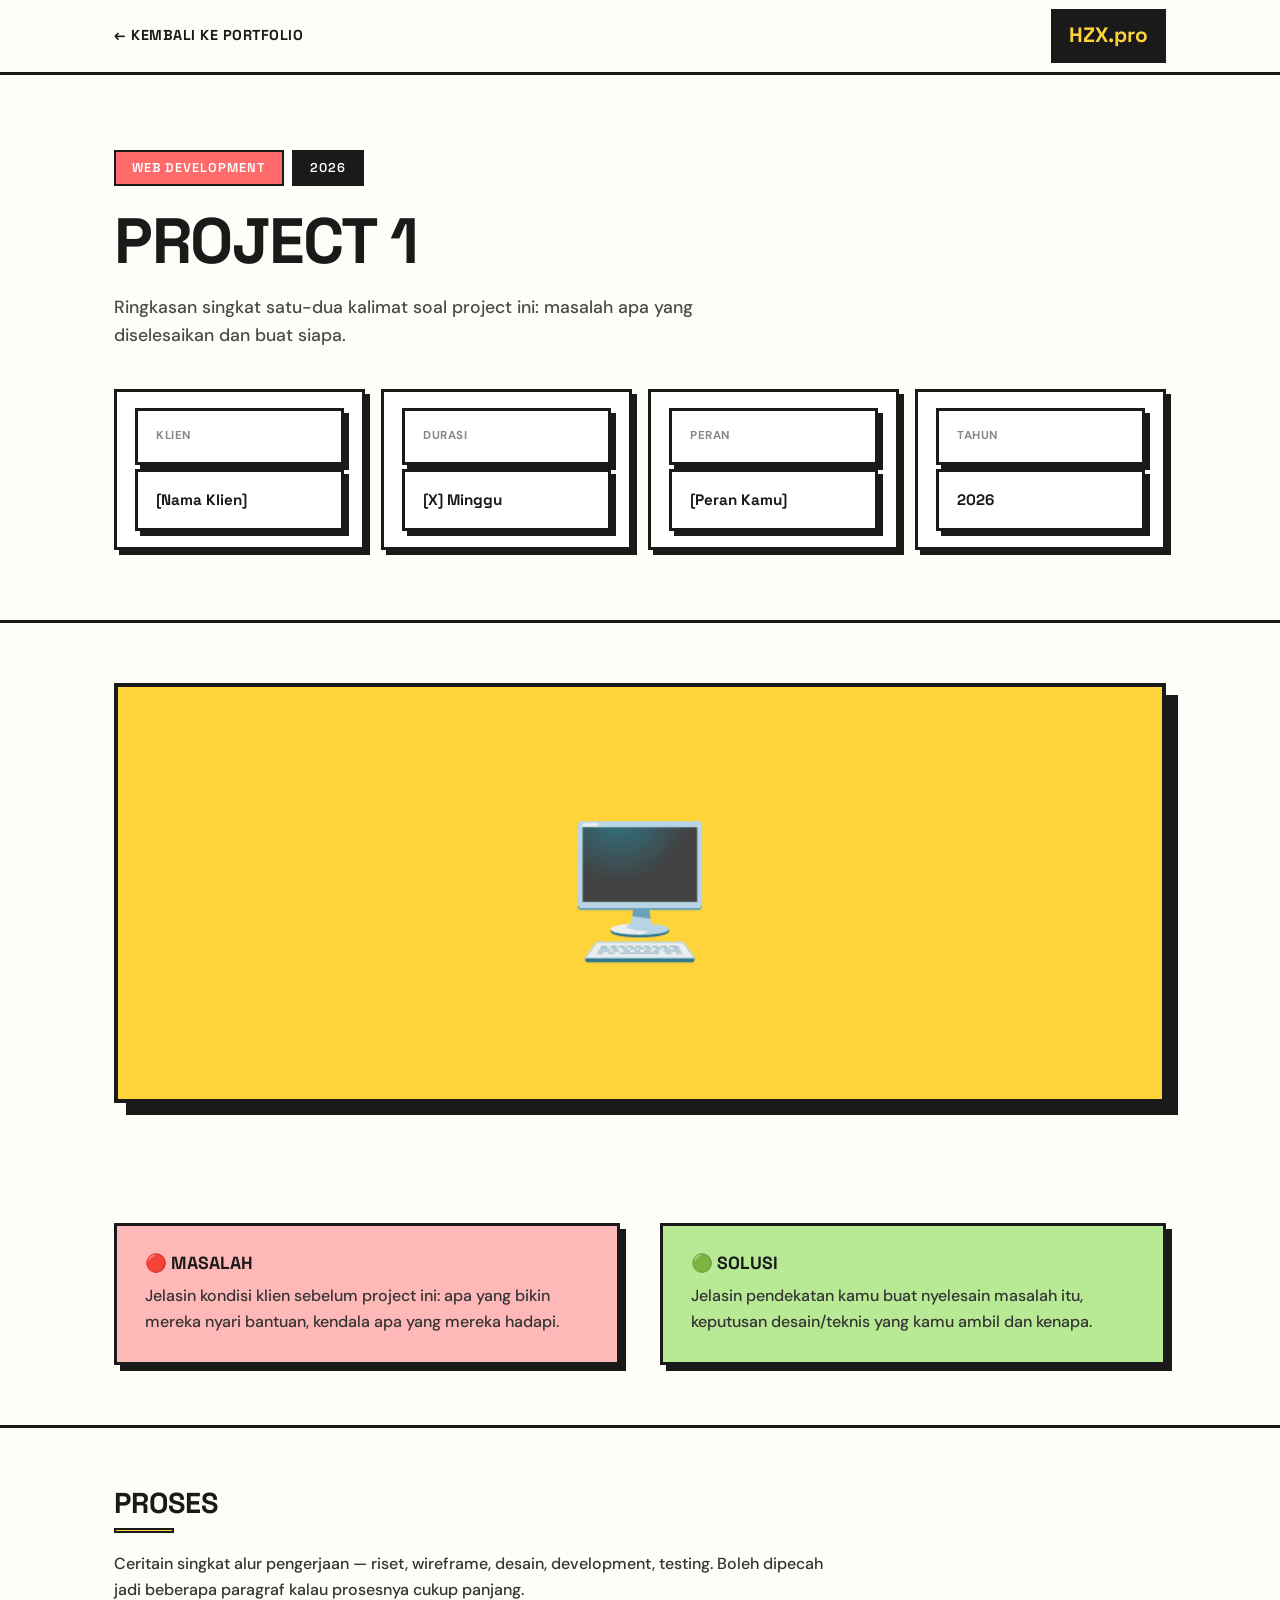
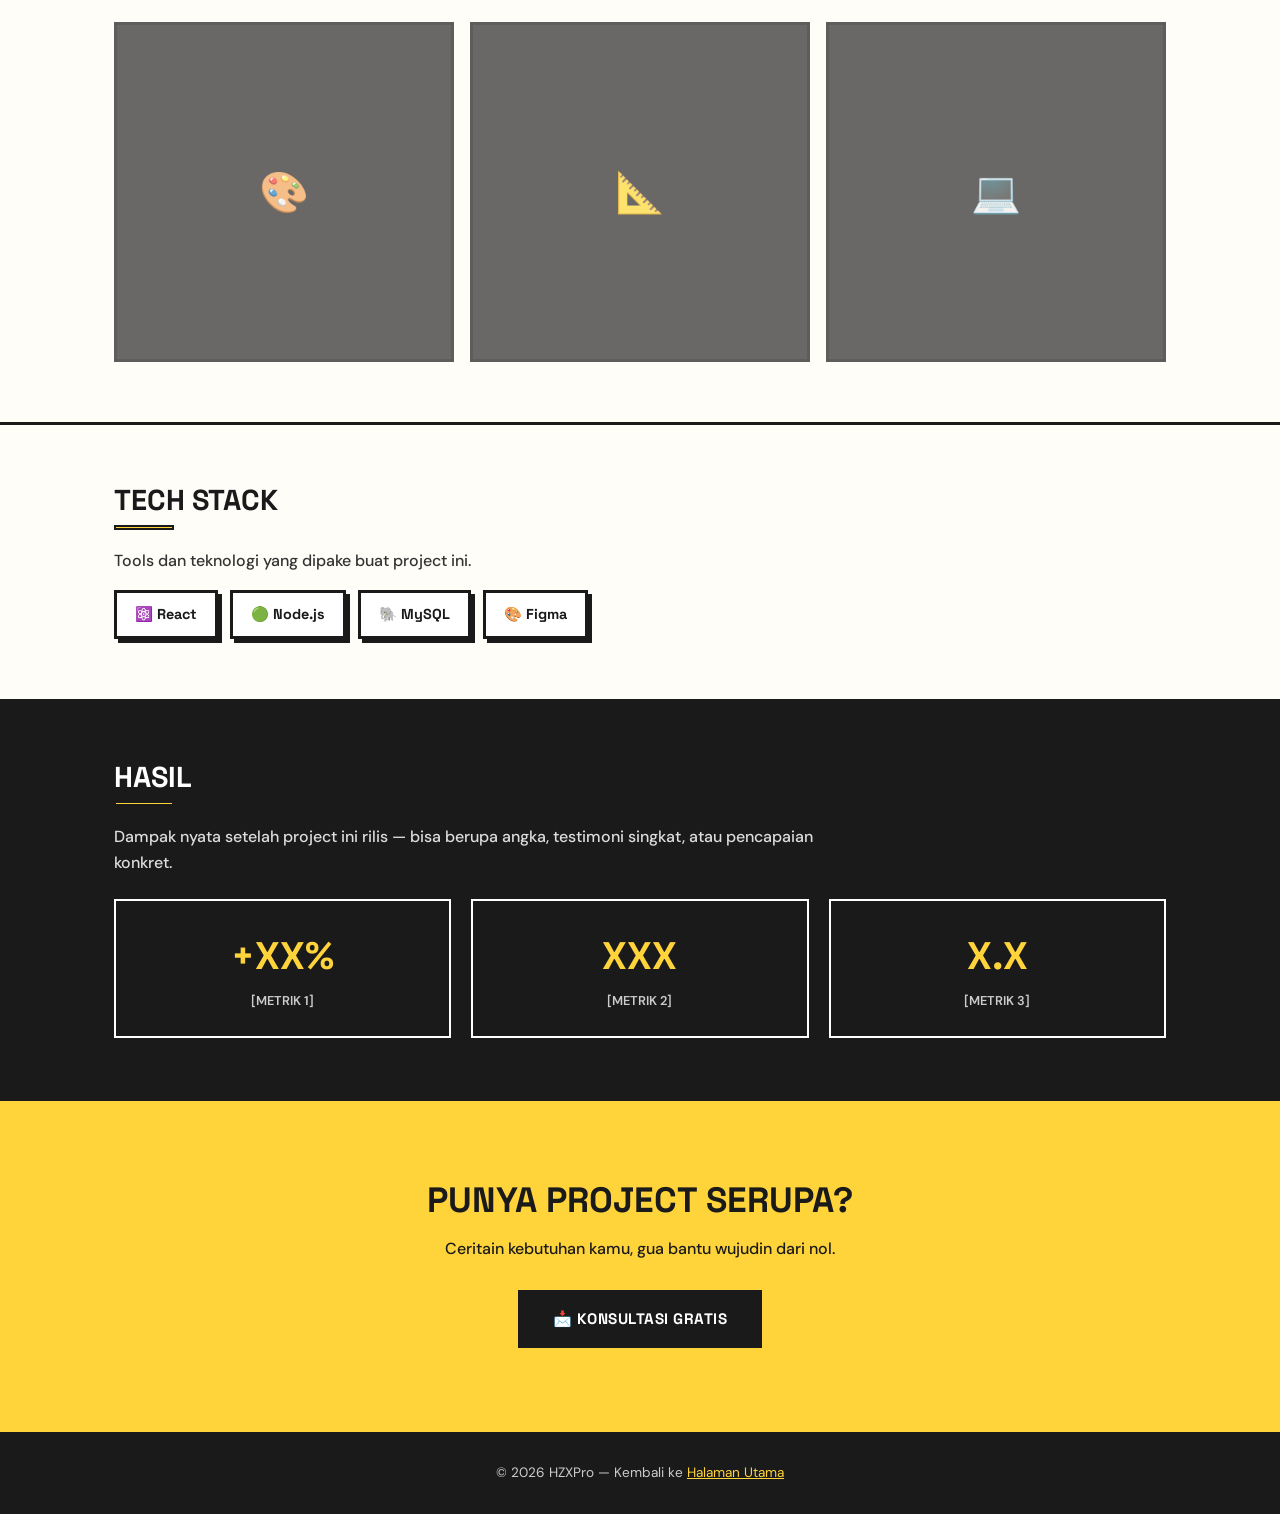
<file: case-study.html>
<!DOCTYPE html>
<html lang="id">

<head>
    <meta charset="UTF-8" />
    <meta name="viewport" content="width=device-width, initial-scale=1.0" />
    <title>Project 1 — Case Study | HZX.pro</title>
    <link rel="preconnect" href="https://fonts.googleapis.com">
    <link
        href="https://fonts.googleapis.com/css2?family=Inter:wght@700;800;900&family=Space+Grotesk:wght@500;600;700&family=DM+Sans:opsz,wght@9..40,400;9..40,500;9..40,600;9..40,700;9..40,800&display=swap"
        rel="stylesheet">
    <link rel="stylesheet" href="study.css" />
</head>

<body>

    <nav class="topbar">
        <div class="container">
            <a href="index.html#portfolio" class="back-link">← Kembali ke Portfolio</a>
            <span class="logo">HZX.pro</span>
        </div>
    </nav>

    <section class="case-hero">
        <div class="container">
            <div class="tags">
                <span class="neo-tag">Web Development</span>
                <span class="neo-tag" style="background:#1a1a1a;">2026</span>
            </div>
            <h1>Project 1</h1>
            <p>Ringkasan singkat satu-dua kalimat soal project ini: masalah apa yang diselesaikan dan buat siapa.</p>
            <div class="case-meta">
                <div>
                    <div class="lbl">Klien</div>
                    <div class="val">[Nama Klien]</div>
                </div>
                <div>
                    <div class="lbl">Durasi</div>
                    <div class="val">[X] Minggu</div>
                </div>
                <div>
                    <div class="lbl">Peran</div>
                    <div class="val">[Peran Kamu]</div>
                </div>
                <div>
                    <div class="lbl">Tahun</div>
                    <div class="val">2026</div>
                </div>
            </div>
        </div>
    </section>

    <div class="container">
        <div class="case-cover">🖥️</div>
    </div>

    <section class="case-block">
        <div class="container case-two-col">
            <div class="col">
                <h3>🔴 Masalah</h3>
                <p>Jelasin kondisi klien sebelum project ini: apa yang bikin mereka nyari bantuan, kendala apa yang
                    mereka hadapi.</p>
            </div>
            <div class="col">
                <h3>🟢 Solusi</h3>
                <p>Jelasin pendekatan kamu buat nyelesain masalah itu, keputusan desain/teknis yang kamu ambil dan
                    kenapa.</p>
            </div>
        </div>
    </section>

    <section class="case-block">
        <div class="container">
            <h2>Proses</h2>
            <p>Ceritain singkat alur pengerjaan — riset, wireframe, desain, development, testing. Boleh dipecah jadi
                beberapa paragraf kalau prosesnya cukup panjang.</p>
            <div class="case-gallery">
                <div>🎨</div>
                <div>📐</div>
                <div>💻</div>
            </div>
        </div>
    </section>

    <section class="case-block">
        <div class="container">
            <h2>Tech Stack</h2>
            <p>Tools dan teknologi yang dipake buat project ini.</p>
            <div class="stack-badges">
                <span class="stack-badge">⚛️ React</span>
                <span class="stack-badge">🟢 Node.js</span>
                <span class="stack-badge">🐘 MySQL</span>
                <span class="stack-badge">🎨 Figma</span>
            </div>
        </div>
    </section>

    <section class="case-block case-result">
        <div class="container">
            <h2>Hasil</h2>
            <p style="color:#ddd;">Dampak nyata setelah project ini rilis — bisa berupa angka, testimoni singkat, atau
                pencapaian konkret.</p>
            <div class="result-stats">
                <div><span class="num">+XX%</span><span class="lbl">[Metrik 1]</span></div>
                <div><span class="num">XXX</span><span class="lbl">[Metrik 2]</span></div>
                <div><span class="num">X.X</span><span class="lbl">[Metrik 3]</span></div>
            </div>
        </div>
    </section>

    <section class="case-cta">
        <div class="container">
            <h2>Punya Project Serupa?</h2>
            <p>Ceritain kebutuhan kamu, gua bantu wujudin dari nol.</p>
            <a href="index.html#contact" class="neo-btn neo-btn-dark">📩 Konsultasi Gratis</a>
        </div>
    </section>

    <footer class="footer">
        <div class="container">© 2026 HZXPro — Kembali ke <a href="index.html"
                style="color:#FFD43B;text-decoration:underline;">Halaman Utama</a></div>
    </footer>

</body>

</html>
</file>
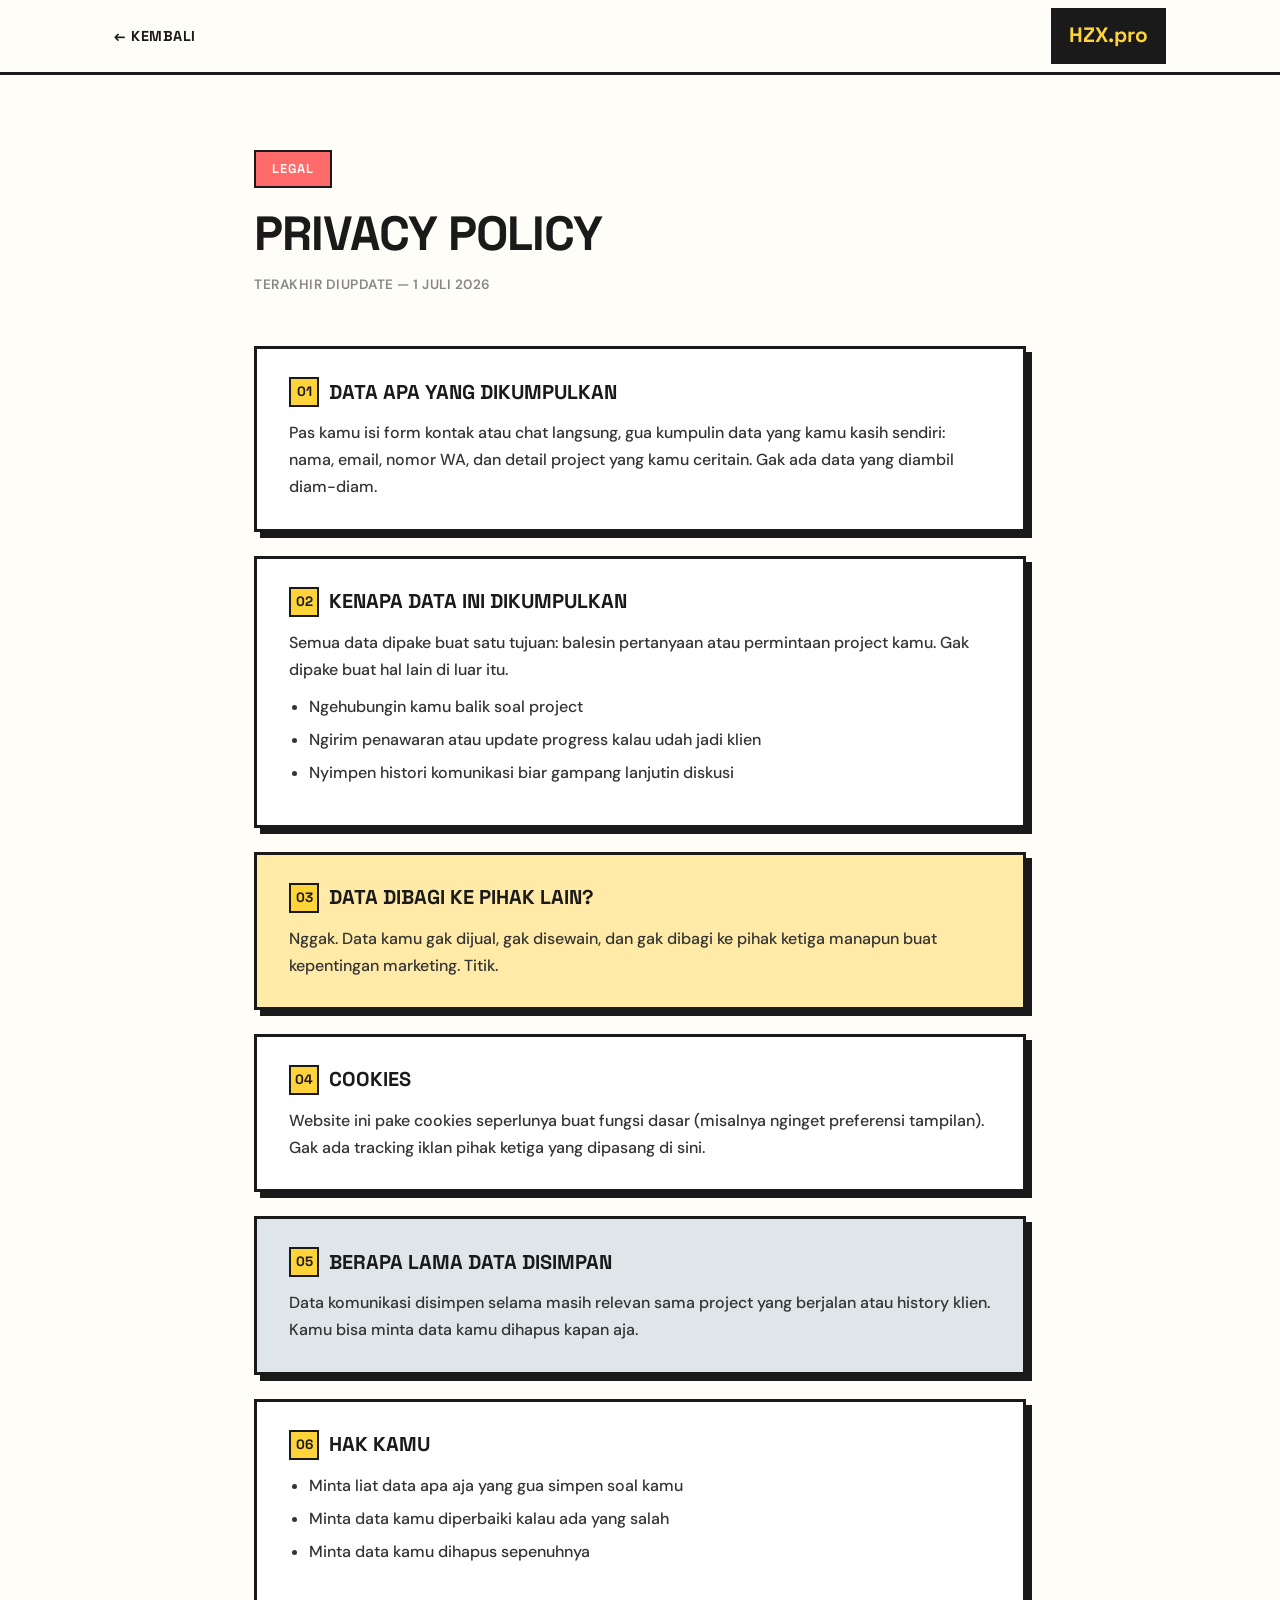
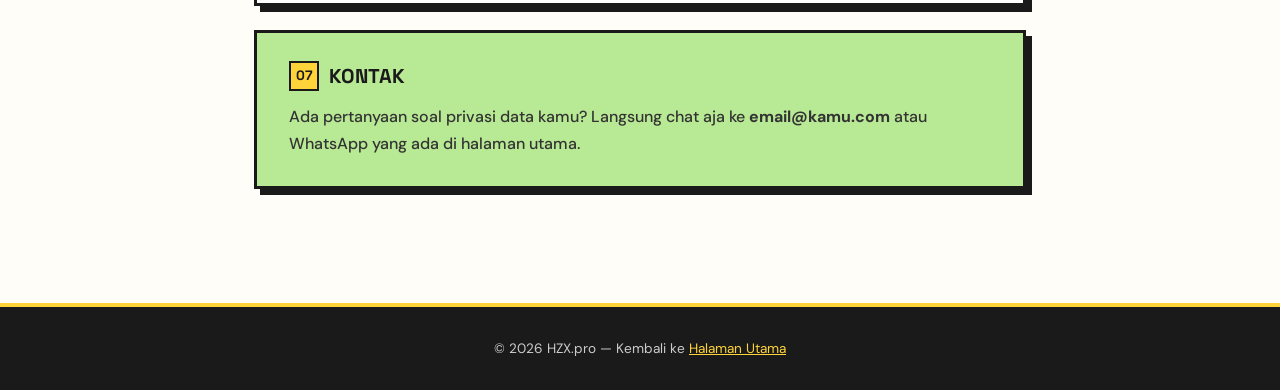
<file: privacy.html>
<!DOCTYPE html>
<html lang="id">

<head>
    <meta charset="UTF-8" />
    <meta name="viewport" content="width=device-width, initial-scale=1.0" />
    <title>Privacy Policy | HZX.pro</title>
    <link rel="preconnect" href="https://fonts.googleapis.com">
    <link
        href="https://fonts.googleapis.com/css2?family=Space+Grotesk:wght@500;600;700;800&family=DM+Sans:opsz,wght@9..40,400;9..40,500;9..40,600;9..40,700&display=swap"
        rel="stylesheet">
    <style>
        *,
        *::before,
        *::after {
            box-sizing: border-box;
            margin: 0;
            padding: 0;
        }

        html {
            scroll-behavior: smooth;
        }

        body {
            font-family: 'DM Sans', sans-serif;
            background: #FFFDF7;
            color: #1a1a1a;
            line-height: 1.7;
        }

        a {
            text-decoration: none;
            color: inherit;
        }

        .container {
            max-width: 820px;
            margin: 0 auto;
            padding: 0 24px;
        }

        ::-webkit-scrollbar {
            width: 14px;
        }

        ::-webkit-scrollbar-track {
            background: #FFFDF7;
            border-left: 3px solid #1a1a1a;
        }

        ::-webkit-scrollbar-thumb {
            background: #FFD43B;
            border: 3px solid #1a1a1a;
        }

        html {
            scrollbar-width: thin;
            scrollbar-color: #FFD43B #FFFDF7;
        }

        h1,
        h2 {
            font-family: 'Space Grotesk', sans-serif;
            font-weight: 700;
            line-height: 1.15;
        }

        .topbar {
            position: fixed;
            top: 0;
            left: 0;
            right: 0;
            z-index: 1000;
            background: #FFFDF7;
            border-bottom: 3px solid #1a1a1a;
        }

        .topbar .container {
            display: flex;
            align-items: center;
            justify-content: space-between;
            height: 72px;
            max-width: 1100px;
        }

        .back-link {
            font-family: 'Space Grotesk', sans-serif;
            font-weight: 700;
            font-size: 0.9rem;
            text-transform: uppercase;
            letter-spacing: 0.5px;
        }

        .logo {
            font-family: 'Space Grotesk', sans-serif;
            font-weight: 800;
            font-size: 1.3rem;
            background: #1a1a1a;
            color: #FFD43B;
            padding: 8px 16px;
            border: 2px solid #1a1a1a;
        }

        .page-hero {
            padding: 150px 0 50px;
        }

        .page-hero .tag {
            display: inline-block;
            padding: 6px 16px;
            border: 2px solid #1a1a1a;
            font-family: 'Space Grotesk', sans-serif;
            font-weight: 600;
            font-size: 0.8rem;
            text-transform: uppercase;
            letter-spacing: 1px;
            background: #FF6B6B;
            color: #fff;
            margin-bottom: 18px;
        }

        .page-hero h1 {
            font-size: clamp(2rem, 5vw, 3rem);
            text-transform: uppercase;
            letter-spacing: -1px;
            margin-bottom: 12px;
        }

        .page-hero .updated {
            font-size: 0.85rem;
            font-weight: 600;
            color: #888;
            text-transform: uppercase;
            letter-spacing: 0.5px;
        }

        .doc-body {
            padding-bottom: 90px;
        }

        .doc-block {
            background: #fff;
            border: 3px solid #1a1a1a;
            box-shadow: 6px 6px 0 #1a1a1a;
            padding: 28px 32px;
            margin-bottom: 24px;
        }

        .doc-block h2 {
            font-size: 1.25rem;
            text-transform: uppercase;
            margin-bottom: 12px;
            display: flex;
            align-items: center;
            gap: 10px;
        }

        .doc-block h2 .num {
            display: inline-flex;
            align-items: center;
            justify-content: center;
            width: 30px;
            height: 30px;
            background: #FFD43B;
            border: 2px solid #1a1a1a;
            font-size: 0.85rem;
            flex-shrink: 0;
        }

        .doc-block p {
            font-weight: 500;
            color: #333;
            margin-bottom: 10px;
        }

        .doc-block p:last-child {
            margin-bottom: 0;
        }

        .doc-block ul {
            margin: 10px 0 10px 20px;
        }

        .doc-block li {
            font-weight: 500;
            color: #333;
            margin-bottom: 6px;
        }

        .doc-block:nth-child(3) {
            background: #FFEAA7;
        }

        .doc-block:nth-child(5) {
            background: #DFE6E9;
        }

        .doc-block:nth-child(7) {
            background: #B8E994;
        }

        .footer {
            background: #1a1a1a;
            color: #ccc;
            padding: 30px 0;
            text-align: center;
            font-size: 0.85rem;
            border-top: 4px solid #FFD43B;
        }

        .footer a {
            color: #FFD43B;
            text-decoration: underline;
        }

        @media (max-width: 640px) {
            .doc-block {
                padding: 22px 20px;
            }
        }
    </style>
</head>

<body>

    <nav class="topbar">
        <div class="container">
            <a href="index.html" class="back-link">← Kembali</a>
            <span class="logo">HZX.pro</span>
        </div>
    </nav>

    <section class="page-hero">
        <div class="container">
            <span class="tag">Legal</span>
            <h1>Privacy Policy</h1>
            <p class="updated">Terakhir diupdate — 1 Juli 2026</p>
        </div>
    </section>

    <section class="doc-body">
        <div class="container">

            <div class="doc-block">
                <h2><span class="num">01</span>Data Apa yang Dikumpulkan</h2>
                <p>Pas kamu isi form kontak atau chat langsung, gua kumpulin data yang kamu kasih sendiri: nama, email,
                    nomor WA, dan detail project yang kamu ceritain. Gak ada data yang diambil diam-diam.</p>
            </div>

            <div class="doc-block">
                <h2><span class="num">02</span>Kenapa Data Ini Dikumpulkan</h2>
                <p>Semua data dipake buat satu tujuan: balesin pertanyaan atau permintaan project kamu. Gak dipake buat
                    hal lain di luar itu.</p>
                <ul>
                    <li>Ngehubungin kamu balik soal project</li>
                    <li>Ngirim penawaran atau update progress kalau udah jadi klien</li>
                    <li>Nyimpen histori komunikasi biar gampang lanjutin diskusi</li>
                </ul>
            </div>

            <div class="doc-block">
                <h2><span class="num">03</span>Data Dibagi ke Pihak Lain?</h2>
                <p>Nggak. Data kamu gak dijual, gak disewain, dan gak dibagi ke pihak ketiga manapun buat kepentingan
                    marketing. Titik.</p>
            </div>

            <div class="doc-block">
                <h2><span class="num">04</span>Cookies</h2>
                <p>Website ini pake cookies seperlunya buat fungsi dasar (misalnya nginget preferensi tampilan). Gak ada
                    tracking iklan pihak ketiga yang dipasang di sini.</p>
            </div>

            <div class="doc-block">
                <h2><span class="num">05</span>Berapa Lama Data Disimpan</h2>
                <p>Data komunikasi disimpen selama masih relevan sama project yang berjalan atau history klien. Kamu
                    bisa minta data kamu dihapus kapan aja.</p>
            </div>

            <div class="doc-block">
                <h2><span class="num">06</span>Hak Kamu</h2>
                <ul>
                    <li>Minta liat data apa aja yang gua simpen soal kamu</li>
                    <li>Minta data kamu diperbaiki kalau ada yang salah</li>
                    <li>Minta data kamu dihapus sepenuhnya</li>
                </ul>
            </div>

            <div class="doc-block">
                <h2><span class="num">07</span>Kontak</h2>
                <p>Ada pertanyaan soal privasi data kamu? Langsung chat aja ke <strong>email@kamu.com</strong> atau
                    WhatsApp yang ada di halaman utama.</p>
            </div>

        </div>
    </section>

    <footer class="footer">
        <div class="container">© 2026 HZX.pro — Kembali ke <a href="index.html">Halaman Utama</a></div>
    </footer>

</body>

</html>
</file>
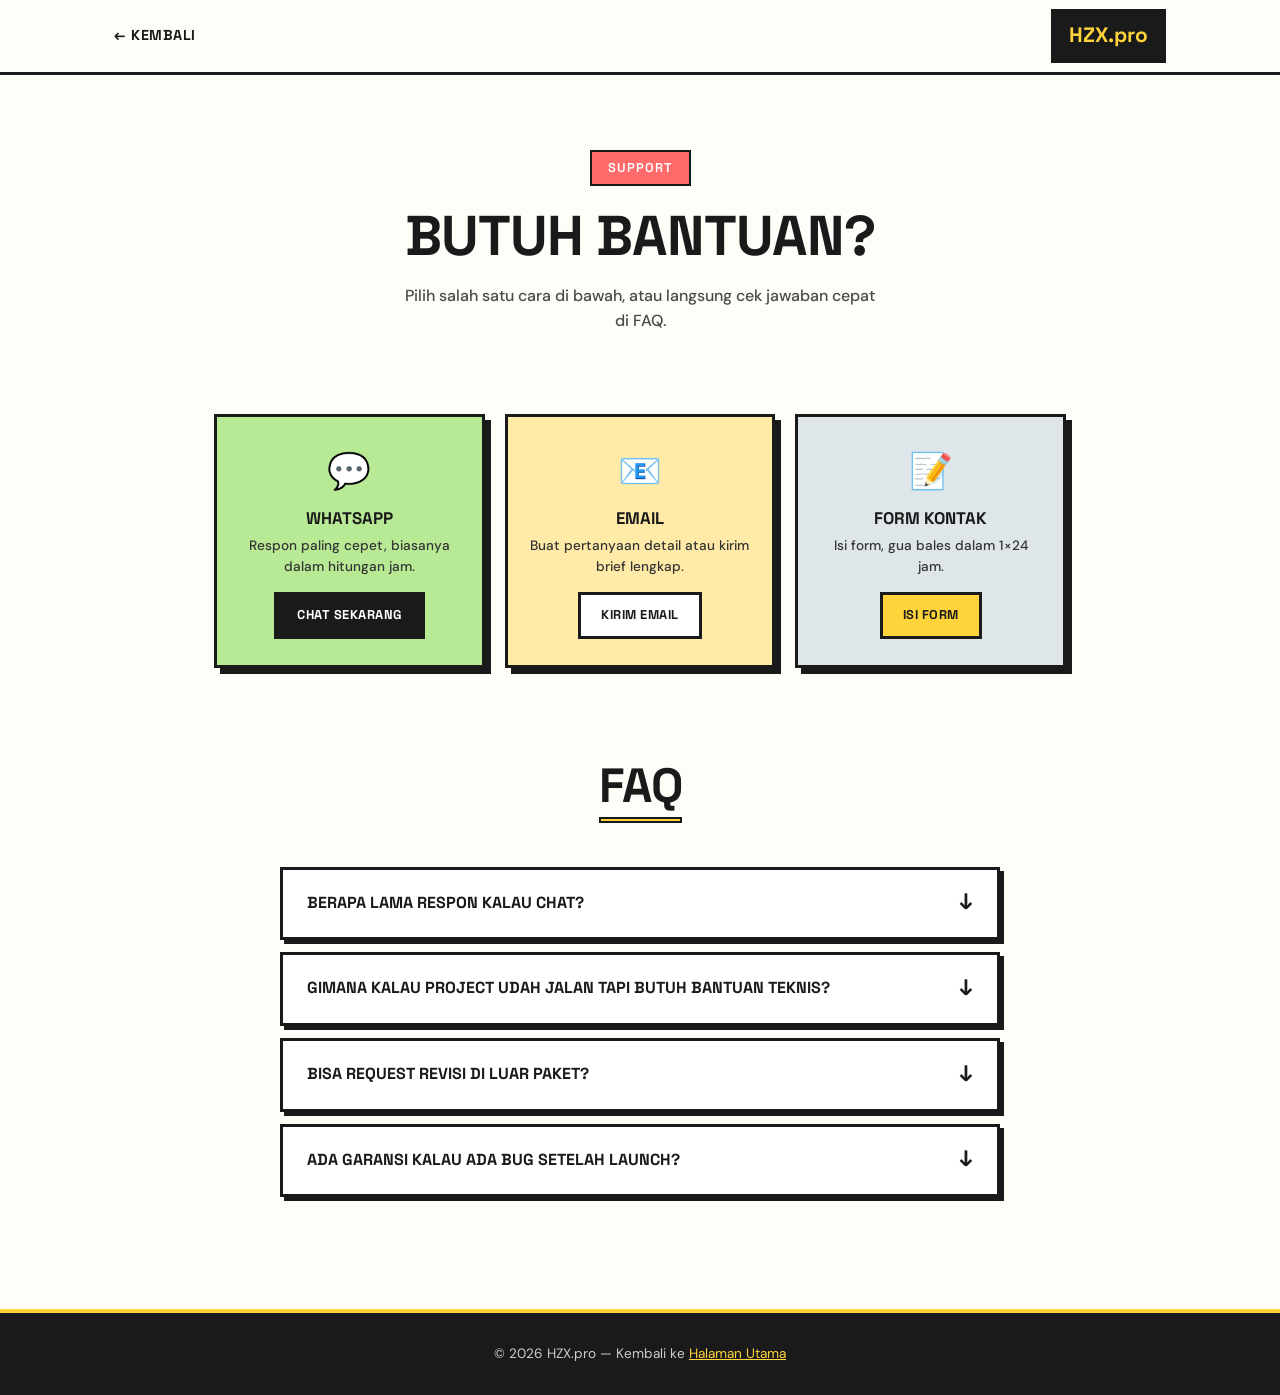
<file: support.html>
<!DOCTYPE html>
<html lang="id">

<head>
    <meta charset="UTF-8" />
    <meta name="viewport" content="width=device-width, initial-scale=1.0" />
    <title>Support | HZX.pro</title>
    <link rel="preconnect" href="https://fonts.googleapis.com">
    <link
        href="https://fonts.googleapis.com/css2?family=Space+Grotesk:wght@500;600;700;800&family=DM+Sans:opsz,wght@9..40,400;9..40,500;9..40,600;9..40,700&display=swap"
        rel="stylesheet">
    <style>
        *,
        *::before,
        *::after {
            box-sizing: border-box;
            margin: 0;
            padding: 0;
        }

        html {
            scroll-behavior: smooth;
        }

        body {
            font-family: 'DM Sans', sans-serif;
            background: #FFFDF7;
            color: #1a1a1a;
            line-height: 1.6;
        }

        a {
            text-decoration: none;
            color: inherit;
        }

        ul {
            list-style: none;
        }

        .container {
            max-width: 900px;
            margin: 0 auto;
            padding: 0 24px;
        }

        ::-webkit-scrollbar {
            width: 14px;
        }

        ::-webkit-scrollbar-track {
            background: #FFFDF7;
            border-left: 3px solid #1a1a1a;
        }

        ::-webkit-scrollbar-thumb {
            background: #FFD43B;
            border: 3px solid #1a1a1a;
        }

        html {
            scrollbar-width: thin;
            scrollbar-color: #FFD43B #FFFDF7;
        }

        h1,
        h2,
        h3 {
            font-family: 'Space Grotesk', sans-serif;
            font-weight: 700;
            line-height: 1.15;
        }

        .neo-btn {
            display: inline-flex;
            align-items: center;
            gap: 8px;
            padding: 14px 32px;
            border: 3px solid #1a1a1a;
            font-family: 'Space Grotesk', sans-serif;
            font-weight: 700;
            font-size: 0.95rem;
            text-transform: uppercase;
            letter-spacing: 0.5px;
            cursor: pointer;
            transition: all 0.12s;
            background: #fff;
            color: #1a1a1a;
        }

        .neo-btn:hover {
            transform: translate(-3px, -3px);
            box-shadow: 6px 6px 0px #1a1a1a;
        }

        .neo-btn-primary {
            background: #FFD43B;
        }

        .neo-btn-dark {
            background: #1a1a1a;
            color: #fff;
        }

        .neo-btn-dark:hover {
            background: #FFD43B;
            color: #1a1a1a;
        }

        .topbar {
            position: fixed;
            top: 0;
            left: 0;
            right: 0;
            z-index: 1000;
            background: #FFFDF7;
            border-bottom: 3px solid #1a1a1a;
        }

        .topbar .container {
            display: flex;
            align-items: center;
            justify-content: space-between;
            height: 72px;
            max-width: 1100px;
        }

        .back-link {
            font-family: 'Space Grotesk', sans-serif;
            font-weight: 700;
            font-size: 0.9rem;
            text-transform: uppercase;
            letter-spacing: 0.5px;
        }

        .logo {
            font-family: 'Space Grotesk', sans-serif;
            font-weight: 800;
            font-size: 1.3rem;
            background: #1a1a1a;
            color: #FFD43B;
            padding: 8px 16px;
            border: 2px solid #1a1a1a;
        }

        .page-hero {
            padding: 150px 0 40px;
            text-align: center;
        }

        .page-hero .tag {
            display: inline-block;
            padding: 6px 16px;
            border: 2px solid #1a1a1a;
            font-family: 'Space Grotesk', sans-serif;
            font-weight: 600;
            font-size: 0.8rem;
            text-transform: uppercase;
            letter-spacing: 1px;
            background: #FF6B6B;
            color: #fff;
            margin-bottom: 18px;
        }

        .page-hero h1 {
            font-size: clamp(2.2rem, 6vw, 3.5rem);
            text-transform: uppercase;
            letter-spacing: -1px;
            margin-bottom: 14px;
        }

        .page-hero p {
            font-weight: 500;
            color: #4a4a4a;
            max-width: 480px;
            margin: 0 auto;
        }

        /* QUICK CHANNELS */
        .channels {
            padding: 40px 0 20px;
        }

        .channel-grid {
            display: grid;
            grid-template-columns: repeat(3, 1fr);
            gap: 20px;
        }

        .channel-card {
            background: #fff;
            border: 3px solid #1a1a1a;
            box-shadow: 6px 6px 0 #1a1a1a;
            padding: 26px 22px;
            text-align: center;
            transition: all 0.15s;
        }

        .channel-card:hover {
            transform: translate(-3px, -3px);
            box-shadow: 9px 9px 0 #1a1a1a;
        }

        .channel-card:nth-child(1) {
            background: #B8E994;
        }

        .channel-card:nth-child(2) {
            background: #FFEAA7;
        }

        .channel-card:nth-child(3) {
            background: #DFE6E9;
        }

        .channel-card .ic {
            font-size: 2.2rem;
            margin-bottom: 10px;
        }

        .channel-card h3 {
            font-size: 1.05rem;
            text-transform: uppercase;
            margin-bottom: 6px;
        }

        .channel-card p {
            font-weight: 500;
            font-size: 0.85rem;
            color: #333;
            margin-bottom: 14px;
        }

        /* FAQ */
        .faq-section {
            padding: 70px 0 100px;
        }

        .faq-section .section-header {
            text-align: center;
            margin-bottom: 44px;
        }

        .section-title {
            font-size: clamp(2rem, 5vw, 3rem);
            font-weight: 800;
            text-transform: uppercase;
            letter-spacing: -1px;
            position: relative;
            display: inline-block;
        }

        .section-title::after {
            content: '';
            display: block;
            width: 100%;
            height: 6px;
            background: #FFD43B;
            border: 2px solid #1a1a1a;
            margin-top: 4px;
        }

        .faq-list {
            max-width: 720px;
            margin: 0 auto;
        }

        .faq-item {
            background: #fff;
            border: 3px solid #1a1a1a;
            box-shadow: 4px 4px 0 #1a1a1a;
            margin-bottom: 12px;
            overflow: hidden;
            cursor: pointer;
            transition: all 0.15s;
        }

        .faq-item:hover {
            box-shadow: 6px 6px 0 #1a1a1a;
            transform: translate(-2px, -2px);
        }

        .faq-question {
            padding: 20px 24px;
            display: flex;
            justify-content: space-between;
            align-items: center;
            font-family: 'Space Grotesk', sans-serif;
            font-weight: 700;
            font-size: 1rem;
            text-transform: uppercase;
        }

        .faq-question .chevron {
            font-size: 1.4rem;
            font-weight: 800;
            transition: transform 0.3s;
            line-height: 1;
        }

        .faq-item.open .faq-question .chevron {
            transform: rotate(180deg);
        }

        .faq-answer {
            max-height: 0;
            overflow: hidden;
            transition: max-height 0.35s ease, padding 0.35s ease;
            padding: 0 24px;
            font-weight: 500;
            line-height: 1.7;
            border-top: 2px solid transparent;
        }

        .faq-item.open .faq-answer {
            max-height: 400px;
            padding: 20px 24px;
            border-top-color: #1a1a1a;
        }

        .footer {
            background: #1a1a1a;
            color: #ccc;
            padding: 30px 0;
            text-align: center;
            font-size: 0.85rem;
            border-top: 4px solid #FFD43B;
        }

        .footer a {
            color: #FFD43B;
            text-decoration: underline;
        }

        @media (max-width: 700px) {
            .channel-grid {
                grid-template-columns: 1fr;
            }
        }
    </style>
</head>

<body>

    <nav class="topbar">
        <div class="container">
            <a href="index.html" class="back-link">← Kembali</a>
            <span class="logo">HZX.pro</span>
        </div>
    </nav>

    <section class="page-hero">
        <div class="container">
            <span class="tag">Support</span>
            <h1>Butuh Bantuan?</h1>
            <p>Pilih salah satu cara di bawah, atau langsung cek jawaban cepat di FAQ.</p>
        </div>
    </section>

    <section class="channels">
        <div class="container channel-grid">
            <div class="channel-card">
                <div class="ic">💬</div>
                <h3>WhatsApp</h3>
                <p>Respon paling cepet, biasanya dalam hitungan jam.</p>
                <a href="https://wa.me/6282110757763" target="_blank" rel="noopener" class="neo-btn neo-btn-dark"
                    style="padding:10px 20px;font-size:0.8rem;">Chat Sekarang</a>
            </div>
            <div class="channel-card">
                <div class="ic">📧</div>
                <h3>Email</h3>
                <p>Buat pertanyaan detail atau kirim brief lengkap.</p>
                <a href="mailto:fathahazz31@gmail.com" class="neo-btn" style="padding:10px 20px;font-size:0.8rem;">Kirim
                    Email</a>
            </div>
            <div class="channel-card">
                <div class="ic">📝</div>
                <h3>Form Kontak</h3>
                <p>Isi form, gua bales dalam 1×24 jam.</p>
                <a href="index.html#contact" class="neo-btn neo-btn-primary"
                    style="padding:10px 20px;font-size:0.8rem;">Isi Form</a>
            </div>
        </div>
    </section>

    <section class="faq-section">
        <div class="container">
            <div class="section-header">
                <h2 class="section-title">FAQ</h2>
            </div>
            <div class="faq-list">
                <div class="faq-item">
                    <div class="faq-question">Berapa lama respon kalau chat?<span class="chevron">↓</span></div>
                    <div class="faq-answer">Biasanya dibales dalam beberapa jam di jam kerja (Sen–Jum 09:00–18:00). Di
                        luar itu, paling lambat 1×24 jam.</div>
                </div>
                <div class="faq-item">
                    <div class="faq-question">Gimana kalau project udah jalan tapi butuh bantuan teknis?<span
                            class="chevron">↓</span></div>
                    <div class="faq-answer">Langsung chat WhatsApp aja pake channel yang sama waktu awal diskusi. Klien
                        aktif dapet prioritas respon lebih cepat.</div>
                </div>
                <div class="faq-item">
                    <div class="faq-question">Bisa request revisi di luar paket?<span class="chevron">↓</span></div>
                    <div class="faq-answer">Bisa, tapi di luar kuota revisi paket bakal ada biaya tambahan. Gua kasih
                        tau estimasinya dulu sebelum lanjut, jadi gak ada biaya kejutan.</div>
                </div>
                <div class="faq-item">
                    <div class="faq-question">Ada garansi kalau ada bug setelah launch?<span class="chevron">↓</span>
                    </div>
                    <div class="faq-answer">Ada masa garansi bug-fix gratis setelah project rilis. Durasinya disesuaikan
                        sama paket yang kamu ambil.</div>
                </div>
            </div>
        </div>
    </section>

    <footer class="footer">
        <div class="container">© 2026 HZX.pro — Kembali ke <a href="index.html">Halaman Utama</a></div>
    </footer>

    <script>
        document.querySelectorAll('.faq-item').forEach(item => {
            item.querySelector('.faq-question').addEventListener('click', () => {
                item.classList.toggle('open');
            });
        });
    </script>

</body>

</html>
</file>
<file: style.css>
/* ===== RESET & BASE ===== */
*,
*::before,
*::after {
    box-sizing: border-box;
    margin: 0;
    padding: 0;
}

html {
    scroll-behavior: smooth;
}

body {
    font-family: 'DM Sans', 'Inter', sans-serif;
    background: #FFFDF7;
    color: #1a1a1a;
    line-height: 1.5;
}

a {
    text-decoration: none;
    color: inherit;
}

img {
    max-width: 100%;
    display: block;
}

ul {
    list-style: none;
}

.container {
    max-width: 1200px;
    margin: 0 auto;
    padding: 0 24px;
}

/* ===== ICONS (natural line icons, replace emoji) ===== */
.ic {
    display: inline-block;
    vertical-align: -3px;
    flex-shrink: 0;
    color: currentColor;
}

/* ===== NEOBRUTALISM CORE ===== */
.neo-card {
    background: #fff;
    border: 3px solid #1a1a1a;
    box-shadow: 6px 6px 0px #1a1a1a;
    transition: all 0.15s ease;
}

.neo-card:hover {
    box-shadow: 8px 8px 0px #1a1a1a;
    transform: translate(-2px, -2px);
}

.neo-btn {
    display: inline-flex;
    align-items: center;
    gap: 8px;
    padding: 14px 32px;
    border: 3px solid #1a1a1a;
    font-family: 'Space Grotesk', sans-serif;
    font-weight: 700;
    font-size: 0.95rem;
    text-transform: uppercase;
    letter-spacing: 0.5px;
    cursor: pointer;
    transition: all 0.12s;
    background: #fff;
    color: #1a1a1a;
}

.neo-btn:hover {
    transform: translate(-3px, -3px);
    box-shadow: 6px 6px 0px #1a1a1a;
}

.neo-btn:active {
    transform: translate(2px, 2px);
    box-shadow: none;
}

.neo-btn-primary {
    background: #FFD43B;
    color: #1a1a1a;
}

.neo-btn-dark {
    background: #1a1a1a;
    color: #fff;
}

.neo-btn-dark:hover {
    background: #FFD43B;
    color: #1a1a1a;
}

.neo-tag {
    display: inline-block;
    padding: 6px 16px;
    border: 2px solid #1a1a1a;
    font-family: 'Space Grotesk', sans-serif;
    font-weight: 600;
    font-size: 0.8rem;
    text-transform: uppercase;
    letter-spacing: 1px;
    background: #FF6B6B;
    color: #fff;
    margin-top: 14px;
}

h1,
h2,
h3,
h4 {
    font-family: 'Space Grotesk', 'Inter', sans-serif;
    font-weight: 700;
    line-height: 1.1;
}

.section-title {
    font-size: clamp(2.5rem, 6vw, 4rem);
    font-weight: 800;
    text-transform: uppercase;
    letter-spacing: -1px;
    position: relative;
    display: inline-block;
}

.section-title::after {
    content: '';
    display: block;
    width: 100%;
    height: 6px;
    background: #FFD43B;
    border: 2px solid #1a1a1a;
    margin-top: 4px;
}

.section-header {
    margin-bottom: 56px;
    display: flex;
    flex-direction: column;
    align-items: flex-start;
}

/* ===== NAVBAR ===== */
.navbar {
    position: fixed;
    top: 0;
    left: 0;
    right: 0;
    z-index: 1000;
    background: #FFFDF7;
    border-bottom: 3px solid #1a1a1a;
    transition: box-shadow 0.2s;
}

.navbar.scrolled {
    box-shadow: 0 6px 0 #1a1a1a;
}

.navbar .container {
    display: flex;
    align-items: center;
    justify-content: space-between;
    height: 72px;
}

.logo {
    font-family: 'Space Grotesk', sans-serif;
    font-weight: 800;
    font-size: 1.5rem;
    letter-spacing: -0.5px;
    background: #1a1a1a;
    color: #FFD43B;
    padding: 8px 16px;
    border: 2px solid #1a1a1a;
}

.nav-links {
    display: flex;
    gap: 24px;
    align-items: center;
}

.nav-links a {
    font-family: 'Space Grotesk', sans-serif;
    font-weight: 600;
    font-size: 0.85rem;
    text-transform: uppercase;
    letter-spacing: 0.5px;
    color: #1a1a1a;
    padding: 6px 2px;
    border-bottom: 2px solid transparent;
    transition: border-color 0.2s, color 0.2s;
    position: relative;
}

.nav-links a:hover {
    border-bottom-color: #FFD43B;
}

.nav-links a.active {
    color: #1a1a1a;
    border-bottom-color: #1a1a1a;
    font-weight: 800;
}

.nav-links a.active::before {
    content: '●';
    font-size: 0.5rem;
    color: #FF6B6B;
    position: absolute;
    top: -2px;
    right: -10px;
}

.nav-cta {
    background: #1a1a1a !important;
    color: #FFD43B !important;
    padding: 10px 20px !important;
    border: 2px solid #1a1a1a !important;
    border-bottom-color: #1a1a1a !important;
}

.nav-cta:hover {
    background: #FFD43B !important;
    color: #1a1a1a !important;
    border-bottom-color: #1a1a1a !important;
}

.hamburger {
    display: none;
    flex-direction: column;
    gap: 5px;
    cursor: pointer;
    background: none;
    border: 2px solid #1a1a1a;
    padding: 8px;
    transition: background 0.2s ease, transform 0.2s ease;
}

.hamburger span {
    display: block;
    width: 24px;
    height: 3px;
    background: #1a1a1a;
    border-radius: 0;
    transition: transform 0.3s cubic-bezier(0.68, -0.4, 0.32, 1.4), opacity 0.2s ease;
}

.hamburger.open {
    background: #FFD43B;
}

.hamburger.open span:nth-child(1) {
    transform: translateY(8px) rotate(45deg);
}

.hamburger.open span:nth-child(2) {
    opacity: 0;
    transform: scaleX(0);
}

.hamburger.open span:nth-child(3) {
    transform: translateY(-8px) rotate(-45deg);
}

/* ===== HERO ===== */
.hero {
    min-height: 100vh;
    display: flex;
    align-items: center;
    padding: clamp(88px, 15vh, 120px) 0 clamp(48px, 8vh, 80px);
    background: #FFFDF7;
    position: relative;
    overflow: hidden;
}

.hero::before {
    content: '✦';
    position: absolute;
    top: 8%;
    right: 5%;
    font-size: 20rem;
    color: #FFD43B;
    opacity: 0.15;
    line-height: 1;
    pointer-events: none;
}

.hero::after {
    content: '●';
    position: absolute;
    bottom: 5%;
    left: 3%;
    font-size: 15rem;
    color: #FF6B6B;
    opacity: 0.1;
    line-height: 1;
    pointer-events: none;
}

.hero-grid {
    display: grid;
    grid-template-columns: 1fr 1fr;
    gap: 60px;
    align-items: center;
}

.hero-badge {
    display: inline-flex;
    align-items: center;
    gap: 8px;
    padding: 8px 16px;
    border: 2px solid #1a1a1a;
    background: #FF6B6B;
    color: #fff;
    font-family: 'Space Grotesk', sans-serif;
    font-weight: 600;
    font-size: 0.8rem;
    text-transform: uppercase;
    letter-spacing: 1px;
    margin-bottom: 24px;
}

.hero h1 {
    font-family: 'Space Grotesk', sans-serif;
    font-size: clamp(3rem, 7vw, 5rem);
    font-weight: 800;
    text-transform: uppercase;
    letter-spacing: -2px;
    line-height: 1;
    margin-bottom: 20px;
}

.hero h1 .highlight {
    display: inline-block;
    background: #FFD43B;
    padding: 0 8px;
    border: 3px solid #1a1a1a;
    transform: rotate(-1deg);
}

.hero p {
    font-size: 1.1rem;
    font-weight: 500;
    color: #4a4a4a;
    max-width: 520px;
    margin-bottom: 36px;
    line-height: 1.6;
}

.hero-buttons {
    display: flex;
    gap: 12px;
    flex-wrap: wrap;
}

.hero-stats {
    display: flex;
    gap: 32px;
    margin-top: 48px;
    padding-top: 24px;
    border-top: 3px solid #1a1a1a;
}

.hero-stats div {
    text-align: center;
}

.hero-stats .num {
    font-family: 'Space Grotesk', sans-serif;
    font-size: 2.2rem;
    font-weight: 800;
    display: block;
    line-height: 1;
}

.hero-stats .lbl {
    font-size: 0.8rem;
    font-weight: 600;
    text-transform: uppercase;
    letter-spacing: 0.5px;
    color: #6a6a6a;
    margin-top: 4px;
}

.hero-image {
    display: flex;
    justify-content: center;
    align-items: center;
}

.hero-image .avatar-box {
    width: 340px;
    height: 400px;
    background: #FFD43B;
    border: 4px solid #1a1a1a;
    box-shadow: 12px 12px 0 #1a1a1a;
    display: flex;
    align-items: center;
    justify-content: center;
    font-size: 8rem;
    color: #1a1a1a;
    position: relative;
    animation: floatBox 4s ease-in-out infinite;
}

.hero-image .avatar-frame {
    width: 100%;
    height: 100%;
    overflow: hidden;
}

.hero-image .avatar-frame .avatar {
    width: 100%;
    height: 100%;
    object-fit: cover;
    object-position: center 20%;
    transform: scale(1.15);
    transition: transform 0.4s ease;
}

.hero-image .avatar-box:hover .avatar {
    transform: scale(1.22);
}

@keyframes floatBox {

    0%,
    100% {
        transform: translateY(0) rotate(0deg);
    }

    50% {
        transform: translateY(-14px) rotate(1deg);
    }
}

.hero-badge {
    animation: none;
}

.hero-badge::before {
    content: '';
    display: inline-block;
    width: 8px;
    height: 8px;
    border-radius: 50%;
    background: #fff;
    margin-right: 2px;
    animation: pulseDot 1.4s ease-in-out infinite;
}

@keyframes pulseDot {

    0%,
    100% {
        opacity: 1;
        transform: scale(1);
    }

    50% {
        opacity: 0.3;
        transform: scale(0.7);
    }
}

@media (prefers-reduced-motion: reduce) {
    .hero-image .avatar-box {
        animation: none;
    }

    .hero-badge::before {
        animation: none;
    }
}

.hero-image .avatar-box::after {
    content: '✧';
    position: absolute;
    bottom: -16px;
    right: -16px;
    font-size: 3rem;
    background: #FF6B6B;
    border: 3px solid #1a1a1a;
    width: 60px;
    height: 60px;
    display: flex;
    align-items: center;
    justify-content: center;
    color: #fff;
}

/* ===== SERVICES ===== */
.services {
    padding: 100px 0;
    background: #FFFDF7;
}

.services-grid {
    display: grid;
    grid-template-columns: repeat(auto-fit, minmax(300px, 1fr));
    gap: 24px;
}

.service-card {
    background: #fff;
    border: 3px solid #1a1a1a;
    box-shadow: 6px 6px 0 #1a1a1a;
    padding: 32px 28px;
    transition: all 0.15s;
}

.service-card:hover {
    box-shadow: 10px 10px 0 #1a1a1a;
    transform: translate(-4px, -4px);
}

.service-card:nth-child(1) {
    background: #FFEAA7;
}

.service-card:nth-child(2) {
    background: #DFE6E9;
}

.service-card:nth-child(3) {
    background: #FFB8B8;
}

.service-icon {
    width: 56px;
    height: 56px;
    border: 3px solid #1a1a1a;
    background: #fff;
    display: flex;
    align-items: center;
    justify-content: center;
    color: #1a1a1a;
    margin-bottom: 20px;
}

.service-card h3 {
    font-family: 'Space Grotesk', sans-serif;
    font-size: 1.5rem;
    font-weight: 700;
    text-transform: uppercase;
    margin-bottom: 10px;
}

.service-card p {
    color: #2a2a2a;
    font-weight: 500;
    font-size: 0.95rem;
    line-height: 1.6;
}

.service-card .service-num {
    font-family: 'Space Grotesk', sans-serif;
    font-weight: 800;
    font-size: 3rem;
    color: #1a1a1a;
    opacity: 0.15;
    text-align: right;
    margin-top: 16px;
    line-height: 1;
}

/* ---- Custom / "layanan lain" CTA card ---- */
.service-card-custom {
    grid-column: 1 / -1;
    display: flex;
    align-items: center;
    gap: 24px;
    background: repeating-linear-gradient(135deg, #fff, #fff 10px, #FFF8DC 10px, #FFF8DC 20px);
    border-style: dashed;
    cursor: pointer;
    text-decoration: none;
}

.service-card-custom:hover {
    background: #FFD43B;
}

.service-card-custom .service-icon-custom {
    background: #1a1a1a;
    color: #FFD43B;
    flex-shrink: 0;
    margin-bottom: 0;
    transition: transform 0.2s;
}

.service-card-custom:hover .service-icon-custom {
    transform: rotate(90deg);
}

.service-card-custom .service-text {
    flex: 1;
}

.service-card-custom h3 {
    margin-bottom: 4px;
}

.service-card-custom p {
    margin: 0;
    max-width: 420px;
}

.service-num-cta {
    display: inline-flex;
    align-items: center;
    gap: 8px;
    padding: 12px 22px;
    background: #1a1a1a;
    color: #fff;
    border: 2px solid #1a1a1a;
    font-family: 'Space Grotesk', sans-serif;
    font-weight: 700;
    font-size: 0.8rem;
    text-transform: uppercase;
    letter-spacing: 0.5px;
    white-space: nowrap;
    margin-left: auto;
    transition: all 0.15s;
}

.service-card-custom:hover .service-num-cta {
    background: #25D366;
    border-color: #1a1a1a;
    color: #fff;
    transform: translate(-2px, -2px);
    box-shadow: 3px 3px 0 #1a1a1a;
}

@media (max-width: 640px) {
    .service-card-custom {
        flex-direction: column;
        text-align: center;
        gap: 16px;
    }

    .service-num-cta {
        margin-left: 0;
    }
}

/* ===== PORTFOLIO ===== */
.portfolio {
    padding: 100px 0;
    background: #1a1a1a;
}

.portfolio .section-title {
    color: #fff;
}

.portfolio .section-title::after {
    background: #FF6B6B;
}

.portfolio-grid {
    display: grid;
    grid-template-columns: repeat(auto-fit, minmax(280px, 1fr));
    gap: 20px;
}

.portfolio-item {
    border: 3px solid #fff;
    box-shadow: 6px 6px 0 #FFD43B;
    aspect-ratio: 4/3;
    display: flex;
    align-items: center;
    justify-content: center;
    position: relative;
    cursor: pointer;
    transition: all 0.15s, opacity 0.4s ease, max-height 0.4s ease;
    background: #2a2a2a;
}

.portfolio-item:hover {
    transform: translate(-3px, -3px);
    box-shadow: 10px 10px 0 #FFD43B;
}

.portfolio-item .port-icon {
    color: #fff;
    opacity: 0.55;
    transition: transform 0.3s ease;
}

.portfolio-item:hover .port-icon {
    transform: scale(1.15) rotate(-6deg);
}

.portfolio-item .overlay {
    position: absolute;
    inset: 0;
    background: #FFD43B;
    border: 3px solid #fff;
    opacity: 0;
    transform: scale(0.92);
    transition: opacity 0.25s ease, transform 0.25s ease;
    display: flex;
    flex-direction: column;
    align-items: center;
    justify-content: center;
    padding: 20px;
    color: #1a1a1a;
    text-align: center;
}

.portfolio-item:hover .overlay {
    opacity: 1;
    transform: scale(1);
}

.portfolio-item .overlay h4 {
    font-family: 'Space Grotesk', sans-serif;
    font-size: 1.2rem;
    text-transform: uppercase;
    font-weight: 700;
}

.portfolio-item .overlay p {
    font-weight: 600;
    font-size: 0.85rem;
    margin-top: 4px;
    margin-bottom: 14px;
}

.portfolio-item .overlay .overlay-btns {
    display: flex;
    gap: 8px;
    flex-wrap: wrap;
    justify-content: center;
}

.portfolio-item .overlay .demo-btn {
    display: inline-flex;
    align-items: center;
    gap: 6px;
    padding: 8px 16px;
    border: 2px solid #1a1a1a;
    background: #1a1a1a;
    color: #fff;
    font-family: 'Space Grotesk', sans-serif;
    font-weight: 700;
    font-size: 0.72rem;
    text-transform: uppercase;
    letter-spacing: 0.5px;
    transition: all 0.15s;
}

.portfolio-item .overlay .demo-btn:hover {
    background: #fff;
    color: #1a1a1a;
    transform: translate(-2px, -2px);
    box-shadow: 3px 3px 0 #1a1a1a;
}

.portfolio-item .overlay .detail-btn {
    display: inline-flex;
    align-items: center;
    gap: 6px;
    padding: 8px 16px;
    border: 2px solid #1a1a1a;
    background: transparent;
    color: #1a1a1a;
    font-family: 'Space Grotesk', sans-serif;
    font-weight: 700;
    font-size: 0.72rem;
    text-transform: uppercase;
    letter-spacing: 0.5px;
    transition: all 0.15s;
}

.portfolio-item .overlay .detail-btn:hover {
    background: #1a1a1a;
    color: #fff;
    transform: translate(-2px, -2px);
    box-shadow: 3px 3px 0 #fff;
}

.portfolio-item:nth-child(odd) {
    box-shadow: 6px 6px 0 #FF6B6B;
}

.portfolio-item:nth-child(odd):hover {
    box-shadow: 10px 10px 0 #FF6B6B;
}

/* ---- Portfolio show-more ---- */
.portfolio-extra {
    display: none;
}

.portfolio-grid.expanded .portfolio-extra {
    display: flex;
    animation: portfolioFadeIn 0.45s ease both;
}

@keyframes portfolioFadeIn {
    from {
        opacity: 0;
        transform: translateY(16px);
    }

    to {
        opacity: 1;
        transform: translateY(0);
    }
}

.portfolio-more-wrap {
    display: flex;
    justify-content: center;
    margin-top: 40px;
}

.portfolio-more-wrap .neo-btn {
    box-shadow: 6px 6px 0 #FF6B6B;
}

.portfolio-more-wrap .neo-btn:hover {
    box-shadow: 8px 8px 0 #FF6B6B;
}

.portfolio-more-wrap .neo-btn svg {
    transition: transform 0.3s ease;
}

.portfolio-more-wrap .neo-btn.is-open svg {
    transform: rotate(180deg);
}

@media (prefers-reduced-motion: reduce) {
    .portfolio-grid.expanded .portfolio-extra {
        animation: none;
    }
}

/* ===== TESTIMONIALS ===== */
.testimonials {
    padding: 100px 0;
    background: #FFFDF7;
}

.testi-carousel {
    display: flex;
    align-items: center;
    gap: 16px;
}

.testi-arrow {
    flex-shrink: 0;
    width: 52px;
    height: 52px;
    border: 3px solid #1a1a1a;
    background: #fff;
    box-shadow: 5px 5px 0 #1a1a1a;
    display: flex;
    align-items: center;
    justify-content: center;
    cursor: pointer;
    color: #1a1a1a;
    transition: all 0.15s;
}

.testi-arrow:hover {
    background: #FFD43B;
    transform: translate(-2px, -2px);
    box-shadow: 7px 7px 0 #1a1a1a;
}

.testi-arrow:active {
    transform: translate(2px, 2px);
    box-shadow: none;
}

.testi-viewport {
    flex: 1;
    overflow: hidden;
    min-width: 0;
}

.testi-track {
    display: flex;
    transition: transform 0.5s cubic-bezier(0.16, 1, 0.3, 1);
}

.testi-slide {
    flex: 0 0 100%;
    max-width: 100%;
    box-sizing: border-box;
    display: grid;
    gap: 24px;
    padding: 0 4px;
}

.testi-slide.cols-1 {
    grid-template-columns: 1fr;
}

.testi-slide.cols-2 {
    grid-template-columns: repeat(2, 1fr);
}

.testi-slide.cols-3 {
    grid-template-columns: repeat(3, 1fr);
}

.testi-card {
    background: #fff;
    border: 3px solid #1a1a1a;
    box-shadow: 3px 6px 0 #1a1a1a;
    padding: 30px 28px 26px;
    box-sizing: border-box;
    transition: all 0.15s;
    display: flex;
    flex-direction: column;
    position: relative;
    overflow: hidden;
}

.testi-card:hover {
    box-shadow: 8px 8px 0 #1a1a1a;
    transform: translate(-2px, -2px);
}

.testi-card::before {
    content: '\201C';
    position: absolute;
    top: -18px;
    right: 12px;
    font-family: 'Space Grotesk', sans-serif;
    font-size: 6rem;
    font-weight: 800;
    color: #1a1a1a;
    opacity: 0.08;
    line-height: 1;
    pointer-events: none;
}

.testi-card.tc-0 {
    background: #FFEAA7;
}

.testi-card.tc-1 {
    background: #B8E994;
}

.testi-card.tc-2 {
    background: #DDA0DD;
}

.testi-card .stars {
    display: flex;
    gap: 3px;
    margin-bottom: 12px;
    color: #1a1a1a;
    position: relative;
    z-index: 1;
}

.testi-card .stars .ic {
    fill: #1a1a1a;
}

.testi-card blockquote {
    flex: 1;
    font-weight: 500;
    line-height: 1.6;
    margin-bottom: 20px;
    font-size: 1rem;
    position: relative;
    z-index: 1;
}

.testi-card .author {
    display: flex;
    align-items: center;
    gap: 12px;
    padding-top: 16px;
    border-top: 2px solid #1a1a1a;
    position: relative;
    z-index: 1;
}

.testi-card .author .avatar {
    width: 44px;
    height: 44px;
    border: 2px solid #1a1a1a;
    background: #fff;
    display: flex;
    align-items: center;
    justify-content: center;
    font-weight: 800;
    font-size: 1rem;
    flex-shrink: 0;
}

.testi-card .author .name {
    font-family: 'Space Grotesk', sans-serif;
    font-weight: 700;
    font-size: 0.9rem;
    text-transform: uppercase;
}

.testi-card .author .role {
    font-size: 0.8rem;
    font-weight: 500;
    color: #555;
}

.testi-dots {
    display: flex;
    justify-content: center;
    gap: 10px;
    margin-top: 28px;
}

.testi-dots .dot {
    width: 12px;
    height: 12px;
    border: 2px solid #1a1a1a;
    background: #fff;
    cursor: pointer;
    padding: 0;
    transition: all 0.15s;
}

.testi-dots .dot.active {
    background: #FFD43B;
    transform: scale(1.15);
}

@media (max-width: 640px) {
    .testi-carousel {
        gap: 10px;
    }

    .testi-arrow {
        width: 40px;
        height: 40px;
    }

    .testi-card {
        padding: 24px 22px 20px;
    }
}

/* ===== ABOUT ===== */
.about {
    padding: 100px 0;
    background: #FFD43B;
}

.about-grid {
    display: grid;
    grid-template-columns: 1fr 1fr;
    gap: 60px;
    align-items: center;
}

.about-image {
    display: flex;
    justify-content: center;
}

.about-image .avatar-big {
    width: 300px;
    height: 360px;
    border: 4px solid #1a1a1a;
    box-shadow: 12px 12px 0 #1a1a1a;
    background: #fff;
    display: flex;
    align-items: center;
    justify-content: center;
    color: #1a1a1a;
}

.about .section-title {
    background: #fff;
    padding: 0 8px;
}

.about h2 {
    font-family: 'Space Grotesk', sans-serif;
    font-size: 2.5rem;
    font-weight: 800;
    text-transform: uppercase;
    margin-bottom: 16px;
}

.about p {
    font-weight: 500;
    line-height: 1.7;
    margin-bottom: 16px;
}

.about .about-details {
    display: flex;
    gap: 24px;
    margin-top: 28px;
    flex-wrap: wrap;
}

.about .about-details div {
    padding: 10px 16px;
    border: 2px solid #1a1a1a;
    background: #fff;
    font-weight: 600;
    font-size: 0.85rem;
    display: flex;
    align-items: center;
    gap: 8px;
}

/* ===== PRICING ===== */
.pricing {
    padding: 100px 0;
    background: #FFFDF7;
}

.pricing-grid {
    display: grid;
    grid-template-columns: repeat(auto-fit, minmax(280px, 1fr));
    gap: 24px;
    align-items: start;
}

.price-card {
    background: #fff;
    border: 3px solid #1a1a1a;
    box-shadow: 6px 6px 0 #1a1a1a;
    padding: 36px 28px;
    text-align: center;
    transition: all 0.15s;
    position: relative;
}

.price-card:hover {
    box-shadow: 8px 8px 0 #1a1a1a;
    transform: translate(-2px, -2px);
}

.price-card.featured {
    background: #1a1a1a;
    color: #fff;
    box-shadow: 8px 8px 0 #FFD43B;
}

.price-card.featured .price,
.price-card.featured .currency {
    color: #FFD43B;
}

.price-card.featured ul li {
    border-bottom-color: rgba(255, 255, 255, 0.1);
}

.price-card .popular-badge {
    position: absolute;
    top: -14px;
    left: 50%;
    transform: translateX(-50%);
    background: #FF6B6B;
    color: #fff;
    font-family: 'Space Grotesk', sans-serif;
    font-size: 0.75rem;
    font-weight: 700;
    padding: 6px 20px;
    border: 2px solid #1a1a1a;
    text-transform: uppercase;
    letter-spacing: 1px;
    display: inline-flex;
    align-items: center;
    gap: 6px;
}

.popular-badge .ic {
    fill: #fff;
}

.price-card h3 {
    font-family: 'Space Grotesk', sans-serif;
    font-size: 1.4rem;
    text-transform: uppercase;
    margin-bottom: 8px;
}

.price-card .price-wrap {
    margin: 24px 0;
}

.price-card .price-wrap .currency {
    font-size: 1.2rem;
    vertical-align: super;
    font-weight: 700;
}

.price-card .price-wrap .price {
    font-family: 'Space Grotesk', sans-serif;
    font-size: 3.5rem;
    font-weight: 800;
    line-height: 1;
}

.price-card .price-wrap .period {
    font-size: 0.85rem;
    font-weight: 600;
    display: block;
    margin-top: 4px;
    color: #888;
}

.price-card.featured .price-wrap .period {
    color: #aaa;
}

.price-card ul {
    margin: 24px 0;
    text-align: left;
}

.price-card ul li {
    padding: 10px 0;
    font-weight: 500;
    font-size: 0.9rem;
    border-bottom: 2px solid #eee;
    display: flex;
    align-items: center;
    gap: 8px;
}

.price-card ul li .ic {
    color: #1a1a1a;
    flex-shrink: 0;
}

.price-card.featured ul li .ic {
    color: #FFD43B;
}

.price-card ul li.unavail {
    color: #aaa;
}

.price-card ul li.unavail .ic {
    color: #aaa;
}

.price-card.featured ul li.unavail .ic {
    color: #666;
}

.price-card ul li:last-child {
    border-bottom: none;
}

.price-card .neo-btn {
    width: 100%;
    justify-content: center;
}

/* ===== FAQ ===== */
.faq-section {
    padding: 100px 0;
    background: #1a1a1a;
}

.faq-section .section-title {
    color: #fff;
}

.faq-section .section-title::after {
    background: #FF6B6B;
}

.faq-list {
    max-width: 720px;
    margin: 0 auto;
}

.faq-item {
    background: #fff;
    border: 3px solid #1a1a1a;
    box-shadow: 4px 4px 0 #1a1a1a;
    margin-bottom: 12px;
    overflow: hidden;
    cursor: pointer;
    transition: all 0.15s;
}

.faq-item:hover {
    box-shadow: 6px 6px 0 #1a1a1a;
    transform: translate(-2px, -2px);
}

.faq-question {
    padding: 20px 24px;
    display: flex;
    justify-content: space-between;
    align-items: center;
    font-family: 'Space Grotesk', sans-serif;
    font-weight: 700;
    font-size: 1rem;
    text-transform: uppercase;
}

.faq-question .chevron {
    display: inline-flex;
    transition: transform 0.3s;
    line-height: 1;
}

.faq-item.open .faq-question .chevron {
    transform: rotate(180deg);
}

.faq-answer {
    max-height: 0;
    overflow: hidden;
    transition: max-height 0.35s ease, padding 0.35s ease;
    padding: 0 24px;
    font-weight: 500;
    line-height: 1.7;
    border-top: 2px solid transparent;
}

.faq-item.open .faq-answer {
    max-height: 400px;
    padding: 20px 24px;
    border-top-color: #1a1a1a;
}

/* ===== CONTACT ===== */
.contact {
    padding: 100px 0;
    background: #FFEAA7;
}

.contact-grid {
    display: grid;
    grid-template-columns: 1fr 1fr;
    gap: 48px;
    align-items: start;
}

.contact-info h3 {
    font-family: 'Space Grotesk', sans-serif;
    font-size: 1.8rem;
    text-transform: uppercase;
    margin-bottom: 16px;
}

.contact-info p {
    font-weight: 500;
    line-height: 1.7;
    margin-bottom: 24px;
}

.contact-info .info-item {
    display: flex;
    align-items: center;
    gap: 12px;
    padding: 14px 16px;
    border: 2px solid #1a1a1a;
    background: #fff;
    font-weight: 600;
    font-size: 0.9rem;
    margin-bottom: 8px;
}

.contact-info .info-item .ic-wrap {
    width: 30px;
    height: 30px;
    display: flex;
    align-items: center;
    justify-content: center;
    background: #FFD43B;
    border: 2px solid #1a1a1a;
    flex-shrink: 0;
}

.contact-form {
    display: flex;
    flex-direction: column;
    gap: 16px;
}

.contact-form input,
.contact-form textarea,
.contact-form select {
    width: 100%;
    padding: 14px 18px;
    border: 3px solid #1a1a1a;
    font-family: 'DM Sans', sans-serif;
    font-size: 0.95rem;
    font-weight: 500;
    background: #fff;
    outline: none;
    transition: all 0.15s;
}

.contact-form input:focus,
.contact-form textarea:focus,
.contact-form select:focus {
    box-shadow: 6px 6px 0 #1a1a1a;
    transform: translate(-2px, -2px);
}

.contact-form textarea {
    resize: vertical;
    min-height: 130px;
}

.contact-form .neo-btn {
    align-self: flex-start;
}

/* ===== FOOTER ===== */
.footer {
    background: #1a1a1a;
    color: #fff;
    padding: 60px 0 30px;
    border-top: 4px solid #FFD43B;
}

.footer-grid {
    display: grid;
    grid-template-columns: 2fr 1fr 1fr 1fr;
    gap: 40px;
    margin-bottom: 40px;
}

.footer h4 {
    font-family: 'Space Grotesk', sans-serif;
    color: #FFD43B;
    font-weight: 700;
    font-size: 1rem;
    text-transform: uppercase;
    margin-bottom: 16px;
}

.footer p {
    font-size: 0.9rem;
    font-weight: 400;
    line-height: 1.7;
    max-width: 320px;
    color: #ccc;
}

.footer ul li {
    margin-bottom: 10px;
}

.footer ul li a {
    font-size: 0.9rem;
    font-weight: 500;
    color: #ccc;
    border-bottom: 1px solid transparent;
    transition: all 0.2s;
}

.footer ul li a:hover {
    color: #FFD43B;
    border-bottom-color: #FFD43B;
}

.footer .social-links {
    display: flex;
    gap: 8px;
    margin-top: 16px;
}

.footer .social-links a {
    width: 44px;
    height: 44px;
    border: 2px solid #fff;
    background: transparent;
    display: flex;
    align-items: center;
    justify-content: center;
    transition: all 0.15s;
    color: #fff;
}

.footer .social-links a:hover {
    background: #FFD43B;
    color: #1a1a1a;
    border-color: #FFD43B;
}

.footer-bottom a {
    transition: color 0.2s;
}

.footer-bottom a:hover {
    color: #FFD43B;
}

.footer-bottom {
    border-top: 2px solid rgba(255, 255, 255, 0.1);
    padding-top: 24px;
    display: flex;
    justify-content: space-between;
    align-items: center;
    flex-wrap: wrap;
    gap: 12px;
    font-size: 0.85rem;
    font-weight: 500;
    color: #888;
}

/* ===== SCROLL REVEAL ===== */
.reveal {
    opacity: 0;
    transform: translateY(40px);
    transition: opacity 0.6s cubic-bezier(0.16, 1, 0.3, 1), transform 0.6s cubic-bezier(0.16, 1, 0.3, 1);
}

.reveal.visible {
    opacity: 1;
    transform: translateY(0);
}

.services-grid .reveal:nth-child(1) {
    transition-delay: 0s;
}

.services-grid .reveal:nth-child(2) {
    transition-delay: 0.08s;
}

.services-grid .reveal:nth-child(3) {
    transition-delay: 0.16s;
}

.services-grid .reveal:nth-child(4) {
    transition-delay: 0.22s;
}

.process-steps .reveal:nth-child(1) {
    transition-delay: 0s;
}

.process-steps .reveal:nth-child(2) {
    transition-delay: 0.08s;
}

.process-steps .reveal:nth-child(3) {
    transition-delay: 0.16s;
}

.process-steps .reveal:nth-child(4) {
    transition-delay: 0.24s;
}

.portfolio-grid .reveal:nth-child(1) {
    transition-delay: 0s;
}

.portfolio-grid .reveal:nth-child(2) {
    transition-delay: 0.06s;
}

.portfolio-grid .reveal:nth-child(3) {
    transition-delay: 0.12s;
}

.portfolio-grid .reveal:nth-child(4) {
    transition-delay: 0.18s;
}

.portfolio-grid .reveal:nth-child(5) {
    transition-delay: 0.24s;
}

.portfolio-grid .reveal:nth-child(6) {
    transition-delay: 0.3s;
}

.pricing-grid .reveal:nth-child(1) {
    transition-delay: 0s;
}

.pricing-grid .reveal:nth-child(2) {
    transition-delay: 0.08s;
}

.pricing-grid .reveal:nth-child(3) {
    transition-delay: 0.16s;
}

.faq-list .reveal:nth-child(1) {
    transition-delay: 0s;
}

.faq-list .reveal:nth-child(2) {
    transition-delay: 0.06s;
}

.faq-list .reveal:nth-child(3) {
    transition-delay: 0.12s;
}

.faq-list .reveal:nth-child(4) {
    transition-delay: 0.18s;
}

@media (prefers-reduced-motion: reduce) {
    .reveal {
        transition-duration: 0.01s !important;
        transition-delay: 0s !important;
    }
}

@media (prefers-reduced-motion: reduce) {

    .nav-links.open,
    .nav-links.closing {
        animation: none !important;
    }
}

/* ===== BACK TO TOP ===== */
.back-to-top {
    position: fixed;
    bottom: 28px;
    right: 28px;
    width: 54px;
    height: 54px;
    background: #FFD43B;
    border: 3px solid #1a1a1a;
    box-shadow: 5px 5px 0 #1a1a1a;
    display: flex;
    align-items: center;
    justify-content: center;
    color: #1a1a1a;
    cursor: pointer;
    z-index: 999;
    opacity: 0;
    visibility: hidden;
    transform: translateY(20px) scale(0.9);
    transition: opacity 0.25s ease, transform 0.25s ease, box-shadow 0.15s, background 0.15s;
}

.back-to-top.show {
    opacity: 1;
    visibility: visible;
    transform: translateY(0) scale(1);
}

.back-to-top:hover {
    background: #1a1a1a;
    color: #FFD43B;
    transform: translate(-2px, -2px);
    box-shadow: 7px 7px 0 #FFD43B;
}

.back-to-top:active {
    transform: translate(3px, 3px);
    box-shadow: none;
}

@media (max-width: 640px) {
    .back-to-top {
        bottom: 18px;
        right: 18px;
        width: 46px;
        height: 46px;
    }
}

@media (prefers-reduced-motion: reduce) {
    .back-to-top {
        transition: opacity 0.1s ease;
    }
}

/* ===== CUSTOM SCROLLBAR ===== */
::-webkit-scrollbar {
    width: 14px;
}

::-webkit-scrollbar-track {
    background: #FFFDF7;
    border-left: 3px solid #1a1a1a;
}

::-webkit-scrollbar-thumb {
    background: #FFD43B;
    border: 3px solid #1a1a1a;
}

::-webkit-scrollbar-thumb:hover {
    background: #FF6B6B;
}

html {
    scrollbar-width: thin;
    scrollbar-color: #FFD43B #FFFDF7;
}

/* ===== CUSTOM CURSOR ===== */
@media (hover: hover) and (pointer: fine) {
    body {
        cursor: none;
    }

    .cursor-dot,
    .cursor-outline {
        position: fixed;
        top: 0;
        left: 0;
        pointer-events: none;
        z-index: 9999;
        transform: translate(-50%, -50%);
    }

    .cursor-dot {
        width: 8px;
        height: 8px;
        background: #fff;
        mix-blend-mode: difference;
        transition: opacity 0.15s;
    }

    .cursor-outline {
        width: 32px;
        height: 32px;
        border: 2px solid #fff;
        mix-blend-mode: difference;
        transition: width 0.15s, height 0.15s, background 0.15s, transform 0.08s linear, border-radius 0.15s;
    }

    .cursor-outline.hovering {
        width: 54px;
        height: 54px;
        background: rgba(255, 255, 255, 0.35);
        border-color: #fff;
    }
}

@media (hover: none),
(pointer: coarse) {

    .cursor-dot,
    .cursor-outline {
        display: none;
    }
}

/* ===== SCROLL PROGRESS ===== */
.scroll-progress {
    position: fixed;
    top: 0;
    left: 0;
    height: 4px;
    width: 0%;
    background: #FF6B6B;
    z-index: 1001;
    transition: width 0.1s linear;
}

/* ===== MARQUEE ===== */
.marquee-strip {
    background: #1a1a1a;
    border-top: 3px solid #1a1a1a;
    border-bottom: 3px solid #1a1a1a;
    overflow: hidden;
    padding: 14px 0;
}

.marquee-track {
    display: flex;
    width: max-content;
    animation: marqueeScroll 22s linear infinite;
}

.marquee-track span {
    font-family: 'Space Grotesk', sans-serif;
    font-weight: 700;
    font-size: 1.1rem;
    text-transform: uppercase;
    letter-spacing: 1px;
    color: #FFD43B;
    padding: 0 24px;
    white-space: nowrap;
    display: flex;
    align-items: center;
    gap: 24px;
}

.marquee-track span::after {
    content: '✦';
    color: #FF6B6B;
}

@keyframes marqueeScroll {
    0% {
        transform: translateX(0);
    }

    100% {
        transform: translateX(-50%);
    }
}

@media (prefers-reduced-motion: reduce) {
    .marquee-track {
        animation: none;
    }
}

/* ===== WHATSAPP FLOAT + TOOLTIP ===== */
.wa-wrap {
    position: fixed;
    bottom: 28px;
    left: 28px;
    z-index: 999;
    display: flex;
    flex-direction: column;
    align-items: flex-start;
    gap: 12px;
}

.wa-float {
    width: 58px;
    height: 58px;
    background: #25D366;
    border: 3px solid #1a1a1a;
    box-shadow: 5px 5px 0 #1a1a1a;
    display: flex;
    align-items: center;
    justify-content: center;
    color: #fff;
    cursor: pointer;
    transition: transform 0.15s, box-shadow 0.15s;
    animation: waPulse 2.4s ease-in-out infinite;
    flex-shrink: 0;
}



.wa-float:hover {
    transform: translate(-2px, -2px);
    box-shadow: 7px 7px 0 #1a1a1a;
}

.wa-float:active {
    transform: translate(3px, 3px);
    box-shadow: none;
}

@keyframes waPulse {

    0%,
    100% {
        box-shadow: 5px 5px 0 #1a1a1a, 0 0 0 0 rgba(37, 211, 102, 0.5);
    }

    50% {
        box-shadow: 5px 5px 0 #1a1a1a, 0 0 0 8px rgba(37, 211, 102, 0);
    }
}

.wa-tooltip {
    position: relative;
    display: flex;
    align-items: center;
    gap: 8px;
    background: #fff;
    border: 3px solid #1a1a1a;
    box-shadow: 4px 4px 0 #1a1a1a;
    padding: 10px 14px;
    font-family: 'Space Grotesk', sans-serif;
    font-weight: 700;
    font-size: 0.82rem;
    white-space: nowrap;
    color: #1a1a1a;
    text-align: left;
    opacity: 0;
    transform: translateY(10px) scale(0.9);
    pointer-events: none;
    transition: opacity 0.3s ease, transform 0.3s ease;
    align-self: flex-start;
    margin-left: 6px;
}

.wa-tooltip::after {
    content: '';
    position: absolute;
    left: 20px;
    bottom: -9px;
    width: 0;
    height: 0;
    border-left: 7px solid transparent;
    border-right: 7px solid transparent;
    border-top: 8px solid #1a1a1a;
}

.wa-tooltip::before {
    content: '';
    position: absolute;
    left: 20px;
    bottom: -6px;
    width: 0;
    height: 0;
    border-left: 6px solid transparent;
    border-right: 6px solid transparent;
    border-top: 7px solid #fff;
    z-index: 1;
}

.wa-tooltip.show {
    opacity: 1;
    transform: translateY(0) scale(1);
    pointer-events: auto;
}

.wa-tooltip-close {
    display: flex;
    align-items: center;
    justify-content: center;
    width: 16px;
    height: 16px;
    background: transparent;
    border: none;
    color: #1a1a1a;
    cursor: pointer;
    transform: rotate(45deg);
    opacity: 0.6;
    transition: opacity 0.15s;
}

.wa-tooltip-close:hover {
    opacity: 1;
}

@media (max-width: 640px) {
    .wa-wrap {
        bottom: 18px;
        left: 18px;
    }

    .wa-float {
        width: 48px;
        height: 48px;
    }

    .wa-tooltip {
        font-size: 0.74rem;
        padding: 8px 12px;
    }
}

@media (prefers-reduced-motion: reduce) {
    .wa-float {
        animation: none;
    }
}

/* ===== PROSES KERJA ===== */
.process {
    padding: 100px 0;
    background: #DFE6E9;
}

.process-steps {
    display: grid;
    grid-template-columns: repeat(4, 1fr);
    gap: 20px;
    position: relative;
}

.process-step {
    background: #fff;
    border: 3px solid #1a1a1a;
    box-shadow: 6px 6px 0 #1a1a1a;
    padding: 28px 22px;
    position: relative;
    transition: all 0.15s;
}

.process-step:hover {
    transform: translate(-3px, -3px);
    box-shadow: 9px 9px 0 #1a1a1a;
}

.process-step .step-num {
    font-family: 'Space Grotesk', sans-serif;
    font-weight: 800;
    font-size: 2.5rem;
    color: #1a1a1a;
    display: inline-block;
    background: #FFD43B;
    border: 2px solid #1a1a1a;
    width: 56px;
    height: 56px;
    line-height: 1;
    display: flex;
    align-items: center;
    justify-content: center;
    margin-bottom: 16px;
}

.process-step:nth-child(2) .step-num {
    background: #FF6B6B;
    color: #fff;
}

.process-step:nth-child(3) .step-num {
    background: #B8E994;
}

.process-step:nth-child(4) .step-num {
    background: #1a1a1a;
    color: #FFD43B;
}

.process-step h3 {
    font-family: 'Space Grotesk', sans-serif;
    font-size: 1.2rem;
    text-transform: uppercase;
    margin-bottom: 8px;
}

.process-step p {
    font-weight: 500;
    font-size: 0.9rem;
    line-height: 1.6;
    color: #333;
}

.process-arrow {
    position: absolute;
    top: 50%;
    right: -24px;
    transform: translateY(-50%);
    font-size: 1.5rem;
    font-weight: 800;
    z-index: 2;
}

@media (max-width: 900px) {
    .process-steps {
        grid-template-columns: 1fr 1fr;
    }

    .process-arrow {
        display: none;
    }
}

@media (max-width: 640px) {
    .process-steps {
        grid-template-columns: 1fr;
    }
}

/* ===== TECH STACK ===== */
.stack {
    padding: 80px 0 100px;
    background: #FFFDF7;
}

.stack-badges {
    display: flex;
    flex-wrap: wrap;
    gap: 14px;
}

.stack-badge {
    display: inline-flex;
    align-items: center;
    gap: 10px;
    padding: 12px 20px;
    border: 3px solid #1a1a1a;
    background: #fff;
    font-family: 'Space Grotesk', sans-serif;
    font-weight: 700;
    font-size: 0.95rem;
    box-shadow: 4px 4px 0 #1a1a1a;
    transition: all 0.15s;
}

.stack-badge:hover {
    transform: translate(-2px, -2px);
    box-shadow: 6px 6px 0 #1a1a1a;
    background: #FFD43B;
}

/* ===== RESPONSIVE ===== */
@media (max-width: 900px) {
    .hero-grid {
        grid-template-columns: 1fr;
        text-align: center;
    }

    .hero p {
        margin: 0 auto 36px;
    }

    .hero-buttons {
        justify-content: center;
    }

    .hero-stats {
        justify-content: center;
    }

    .hero-image .avatar-box {
        width: 240px;
        height: 280px;
        font-size: 5rem;
    }

    .hero-image {
        order: -1;
    }

    .about-grid {
        grid-template-columns: 1fr;
        text-align: center;
    }

    .about .about-details {
        justify-content: center;
    }

    .about-image .avatar-big {
        width: 200px;
        height: 240px;
    }

    .contact-grid {
        grid-template-columns: 1fr;
    }

    .footer-grid {
        grid-template-columns: 1fr 1fr;
    }

    .price-card.featured {
        transform: none;
    }

    .price-card.featured:hover {
        transform: translate(-2px, -2px);
    }

    .section-header {
        align-items: center;
        text-align: center;
    }
}

@media (max-width: 640px) {
    .nav-links {
        display: none;
    }

    .hamburger {
        display: flex;
    }

    .nav-links.open,
    .nav-links.closing {
        display: flex;
        flex-direction: column;
        position: absolute;
        top: 72px;
        left: 0;
        right: 0;
        background: #FFFDF7;
        border-bottom: 3px solid #1a1a1a;
        padding: 20px 24px;
        gap: 16px;
        transform-origin: top center;
    }

    .nav-links.open {
        animation: navSlideDown 0.55s cubic-bezier(0.34, 1.56, 0.64, 1) both;
    }

    .nav-links.closing {
        animation: navSlideUp 0.22s ease-in both;
    }

    @keyframes navSlideDown {
        0% {
            opacity: 0;
            transform: translateY(-30px) scaleY(0.85);
        }

        60% {
            opacity: 1;
            transform: translateY(6px) scaleY(1.03);
        }

        80% {
            transform: translateY(-2px) scaleY(0.99);
        }

        100% {
            opacity: 1;
            transform: translateY(0) scaleY(1);
        }
    }

    @keyframes navSlideUp {
        from {
            opacity: 1;
            transform: translateY(0);
        }

        to {
            opacity: 0;
            transform: translateY(-16px);
        }
    }

    .footer-grid {
        grid-template-columns: 1fr;
    }

    .hero-stats {
        gap: 16px;
        flex-wrap: wrap;
    }

    .hero h1 {
        font-size: clamp(2.2rem, 10vw, 3.5rem);
    }
}

.about-image .avatar-big {
    width: 300px;
    height: 360px;
    border: 4px solid #1a1a1a;
    box-shadow: 12px 12px 0 #1a1a1a;
    background: #fff;
    display: flex;
    align-items: center;
    justify-content: center;
    color: #1a1a1a;
    position: relative;
}

.avatar-big-frame {
    width: 100%;
    height: 100%;
    overflow: hidden;
}

.avatar-big-frame .avatar-big-img {
    width: 100%;
    height: 100%;
    object-fit: cover;
    object-position: center 20%;
    transform: scale(1.1);
    transition: transform 0.4s ease;
}

.avatar-big:hover .avatar-big-img {
    transform: scale(1.18);
}
</file>
<file: study.css>
*,
        *::before,
        *::after {
            box-sizing: border-box;
            margin: 0;
            padding: 0;
        }

        html {
            scroll-behavior: smooth;
        }

        body {
            font-family: 'DM Sans', 'Inter', sans-serif;
            background: #FFFDF7;
            color: #1a1a1a;
            line-height: 1.6;
        }

        a {
            text-decoration: none;
            color: inherit;
        }

        ul {
            list-style: none;
        }

        .container {
            max-width: 1100px;
            margin: 0 auto;
            padding: 0 24px;
        }

        ::-webkit-scrollbar {
            width: 14px;
        }

        ::-webkit-scrollbar-track {
            background: #FFFDF7;
            border-left: 3px solid #1a1a1a;
        }

        ::-webkit-scrollbar-thumb {
            background: #FFD43B;
            border: 3px solid #1a1a1a;
        }

        html {
            scrollbar-width: thin;
            scrollbar-color: #FFD43B #FFFDF7;
        }

        h1,
        h2,
        h3 {
            font-family: 'Space Grotesk', sans-serif;
            font-weight: 700;
            line-height: 1.1;
        }

        .neo-tag {
            display: inline-block;
            padding: 6px 16px;
            border: 2px solid #1a1a1a;
            font-family: 'Space Grotesk', sans-serif;
            font-weight: 600;
            font-size: 0.8rem;
            text-transform: uppercase;
            letter-spacing: 1px;
            background: #FF6B6B;
            color: #fff;
        }

        .neo-btn {
            display: inline-flex;
            align-items: center;
            gap: 8px;
            padding: 14px 32px;
            border: 3px solid #1a1a1a;
            font-family: 'Space Grotesk', sans-serif;
            font-weight: 700;
            font-size: 0.95rem;
            text-transform: uppercase;
            letter-spacing: 0.5px;
            cursor: pointer;
            transition: all 0.12s;
            background: #fff;
            color: #1a1a1a;
        }

        .neo-btn:hover {
            transform: translate(-3px, -3px);
            box-shadow: 6px 6px 0px #1a1a1a;
        }

        .neo-btn-primary {
            background: #FFD43B;
        }

        .neo-btn-dark {
            background: #1a1a1a;
            color: #fff;
        }

        .neo-btn-dark:hover {
            background: #FFD43B;
            color: #1a1a1a;
        }

        /* TOPBAR */
        .topbar {
            position: fixed;
            top: 0;
            left: 0;
            right: 0;
            z-index: 1000;
            background: #FFFDF7;
            border-bottom: 3px solid #1a1a1a;
        }

        .topbar .container {
            display: flex;
            align-items: center;
            justify-content: space-between;
            height: 72px;
        }

        .back-link {
            font-family: 'Space Grotesk', sans-serif;
            font-weight: 700;
            font-size: 0.9rem;
            text-transform: uppercase;
            letter-spacing: 0.5px;
            display: flex;
            align-items: center;
            gap: 8px;
        }

        .logo {
            font-family: 'Space Grotesk', sans-serif;
            font-weight: 800;
            font-size: 1.3rem;
            background: #1a1a1a;
            color: #FFD43B;
            padding: 8px 16px;
            border: 2px solid #1a1a1a;
        }

        /* HERO */
        .case-hero {
            padding: 150px 0 70px;
            border-bottom: 3px solid #1a1a1a;
        }

        .case-hero .tags {
            display: flex;
            gap: 8px;
            margin-bottom: 20px;
            flex-wrap: wrap;
        }

        .case-hero h1 {
            font-size: clamp(2.4rem, 6vw, 4rem);
            text-transform: uppercase;
            letter-spacing: -1.5px;
            margin-bottom: 16px;
        }

        .case-hero p {
            font-size: 1.1rem;
            font-weight: 500;
            color: #4a4a4a;
            max-width: 640px;
        }

        .case-meta {
            display: grid;
            grid-template-columns: repeat(4, 1fr);
            gap: 16px;
            margin-top: 40px;
        }

        .case-meta div {
            border: 3px solid #1a1a1a;
            background: #fff;
            box-shadow: 5px 5px 0 #1a1a1a;
            padding: 16px 18px;
        }

        .case-meta .lbl {
            font-size: 0.72rem;
            font-weight: 700;
            text-transform: uppercase;
            color: #888;
            letter-spacing: 0.5px;
            margin-bottom: 4px;
        }

        .case-meta .val {
            font-family: 'Space Grotesk', sans-serif;
            font-weight: 700;
            font-size: 0.95rem;
        }

        /* COVER */
        .case-cover {
            margin: 60px 0;
            height: 420px;
            background: #FFD43B;
            border: 4px solid #1a1a1a;
            box-shadow: 12px 12px 0 #1a1a1a;
            display: flex;
            align-items: center;
            justify-content: center;
            font-size: 8rem;
        }

        /* CONTENT BLOCKS */
        .case-block {
            padding: 60px 0;
            border-bottom: 3px solid #1a1a1a;
        }

        .case-block:last-of-type {
            border-bottom: none;
        }

        .case-block h2 {
            font-size: 1.8rem;
            text-transform: uppercase;
            margin-bottom: 18px;
        }

        .case-block h2::after {
            content: '';
            display: block;
            width: 60px;
            height: 5px;
            background: #FFD43B;
            border: 2px solid #1a1a1a;
            margin-top: 8px;
        }

        .case-block p {
            font-weight: 500;
            margin-bottom: 14px;
            max-width: 720px;
            color: #333;
        }

        .case-two-col {
            display: grid;
            grid-template-columns: 1fr 1fr;
            gap: 40px;
        }

        .case-two-col .col {
            background: #fff;
            border: 3px solid #1a1a1a;
            box-shadow: 6px 6px 0 #1a1a1a;
            padding: 28px;
        }

        .case-two-col .col:nth-child(1) {
            background: #FFB8B8;
        }

        .case-two-col .col:nth-child(2) {
            background: #B8E994;
        }

        .case-two-col h3 {
            font-size: 1.1rem;
            text-transform: uppercase;
            margin-bottom: 10px;
        }

        .case-two-col p {
            margin-bottom: 0;
        }

        .case-gallery {
            display: grid;
            grid-template-columns: repeat(3, 1fr);
            gap: 16px;
            margin-top: 20px;
        }

        .case-gallery div {
            aspect-ratio: 1/1;
            border: 3px solid #1a1a1a;
            background: #2a2a2a;
            color: #fff;
            display: flex;
            align-items: center;
            justify-content: center;
            font-size: 2.5rem;
            opacity: 0.7;
        }

        .stack-badges {
            display: flex;
            flex-wrap: wrap;
            gap: 12px;
            margin-top: 16px;
        }

        .stack-badge {
            padding: 10px 18px;
            border: 3px solid #1a1a1a;
            background: #fff;
            font-family: 'Space Grotesk', sans-serif;
            font-weight: 700;
            font-size: 0.9rem;
            box-shadow: 4px 4px 0 #1a1a1a;
        }

        .case-result {
            background: #1a1a1a;
            color: #fff;
        }

        .case-result h2 {
            color: #fff;
        }

        .result-stats {
            display: grid;
            grid-template-columns: repeat(3, 1fr);
            gap: 20px;
            margin-top: 24px;
        }

        .result-stats div {
            text-align: center;
            border: 2px solid #fff;
            padding: 24px 12px;
        }

        .result-stats .num {
            font-family: 'Space Grotesk', sans-serif;
            font-weight: 800;
            font-size: 2.4rem;
            color: #FFD43B;
            display: block;
        }

        .result-stats .lbl {
            font-size: 0.8rem;
            font-weight: 600;
            text-transform: uppercase;
            margin-top: 6px;
            color: #ccc;
        }

        /* NEXT PROJECT / CTA */
        .case-cta {
            padding: 80px 0;
            text-align: center;
            background: #FFD43B;
        }

        .case-cta h2 {
            font-size: 2.2rem;
            text-transform: uppercase;
            margin-bottom: 16px;
        }

        .case-cta p {
            font-weight: 500;
            margin-bottom: 28px;
            max-width: 480px;
            margin-left: auto;
            margin-right: auto;
        }

        .footer {
            background: #1a1a1a;
            color: #ccc;
            padding: 30px 0;
            text-align: center;
            font-size: 0.85rem;
            border-top: 4px solid #FFD43B;
        }

        @media (max-width: 900px) {
            .case-meta {
                grid-template-columns: 1fr 1fr;
            }

            .case-two-col {
                grid-template-columns: 1fr;
            }

            .result-stats {
                grid-template-columns: 1fr;
            }
        }

        @media (max-width: 640px) {
            .case-meta {
                grid-template-columns: 1fr;
            }

            .case-gallery {
                grid-template-columns: repeat(2, 1fr);
            }

            .case-cover {
                height: 260px;
                font-size: 5rem;
            }
        }
</file>
